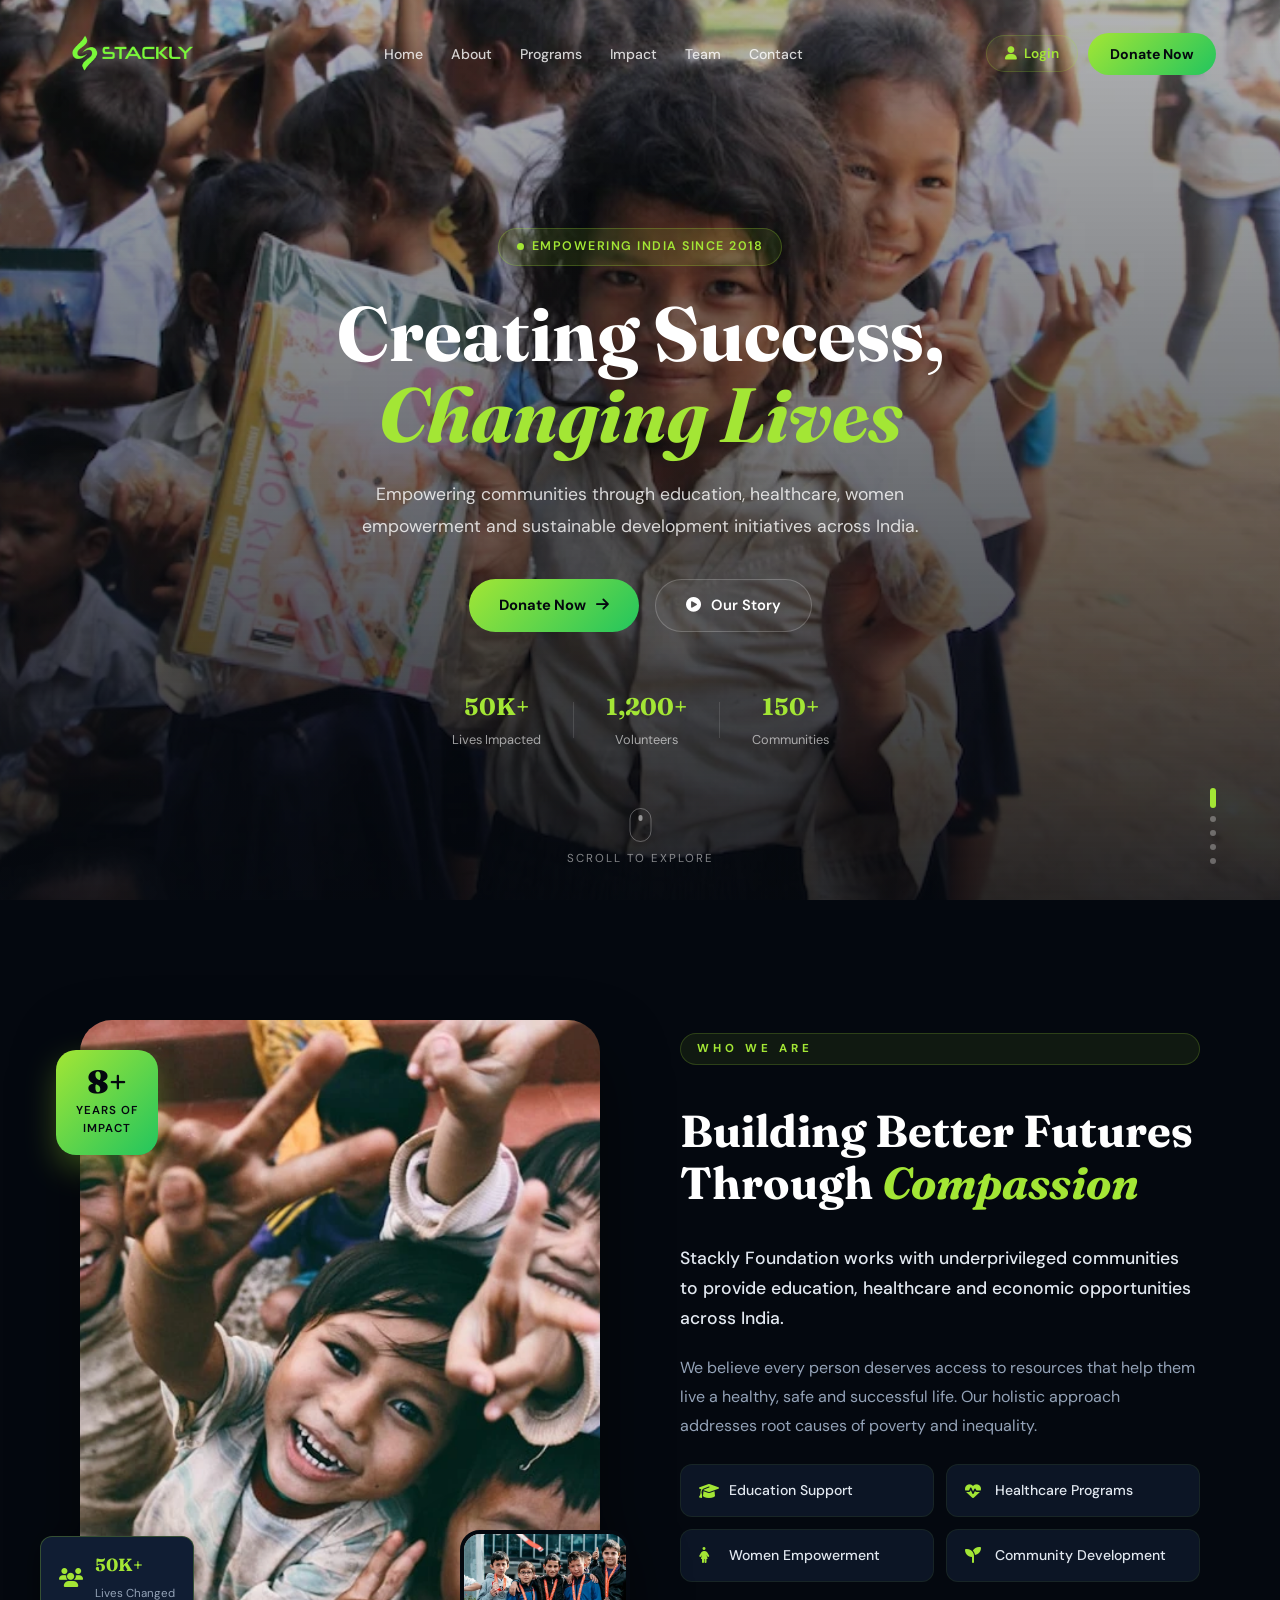
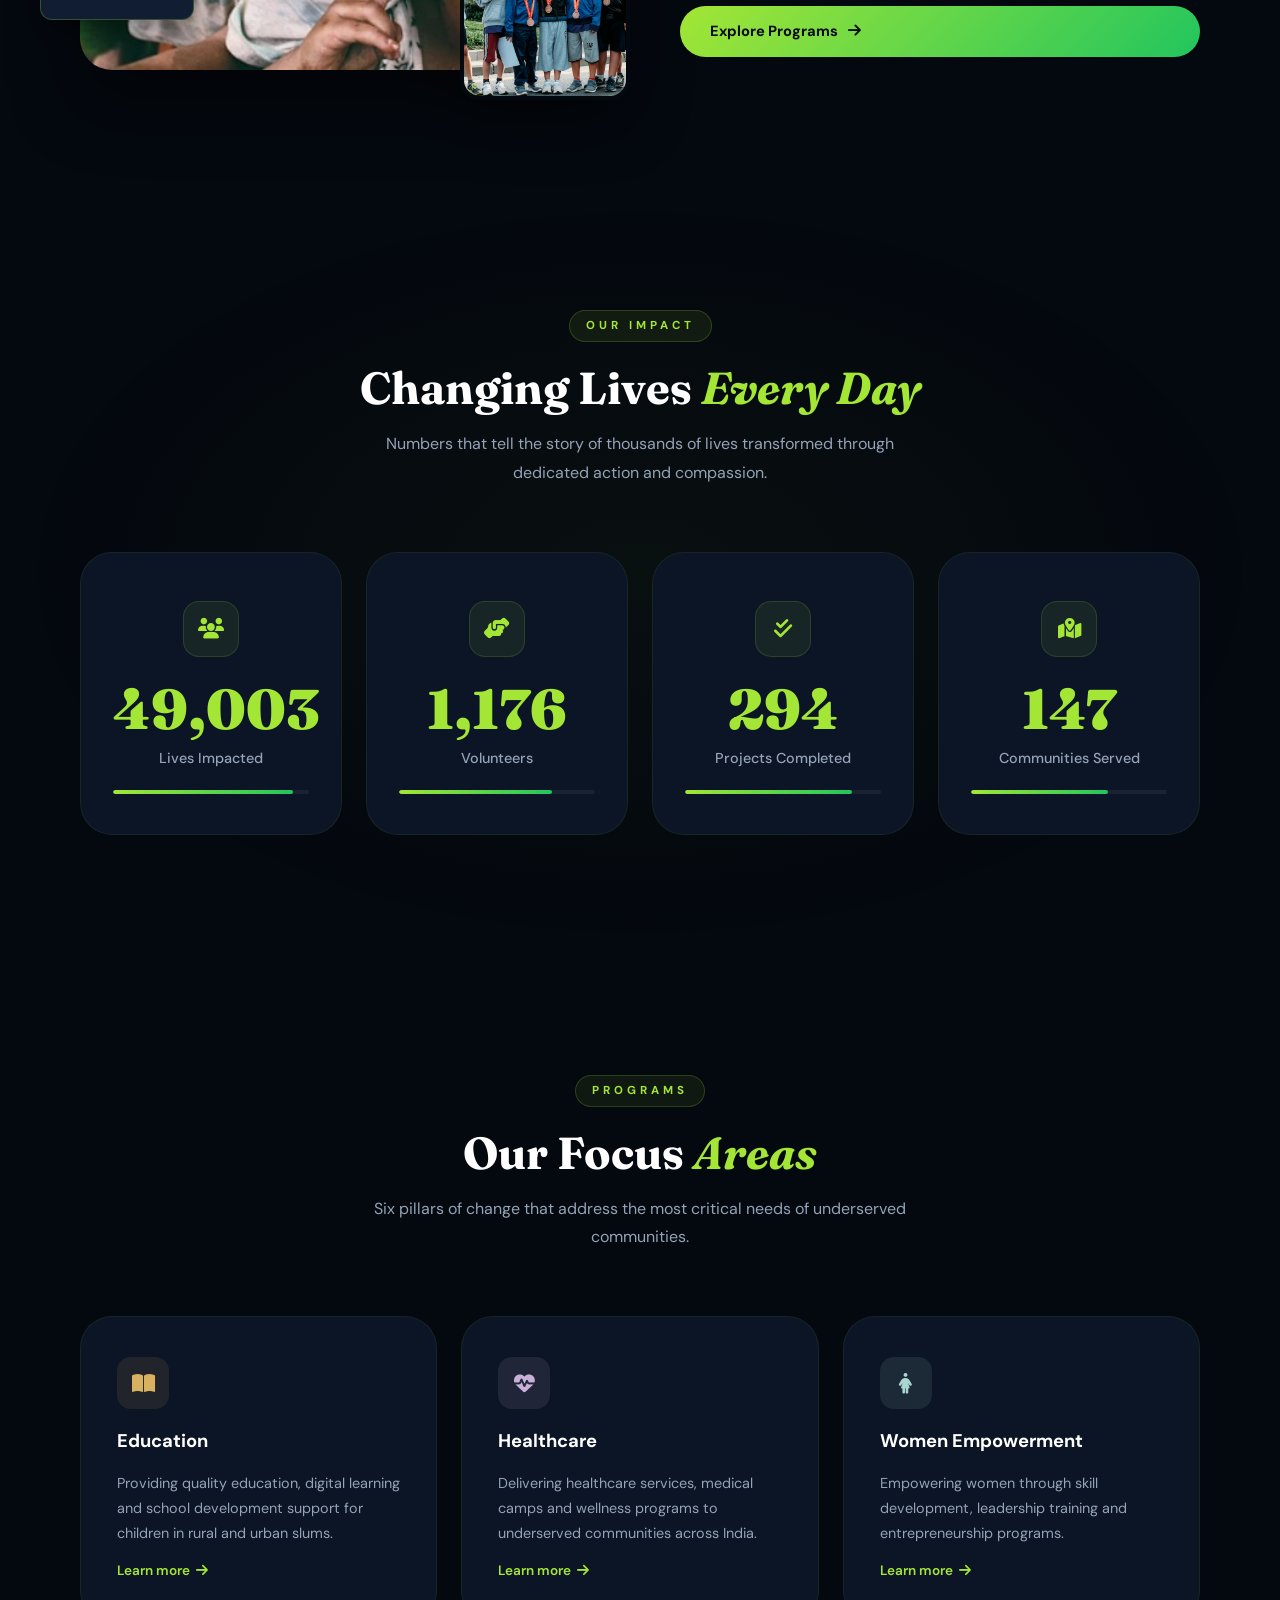
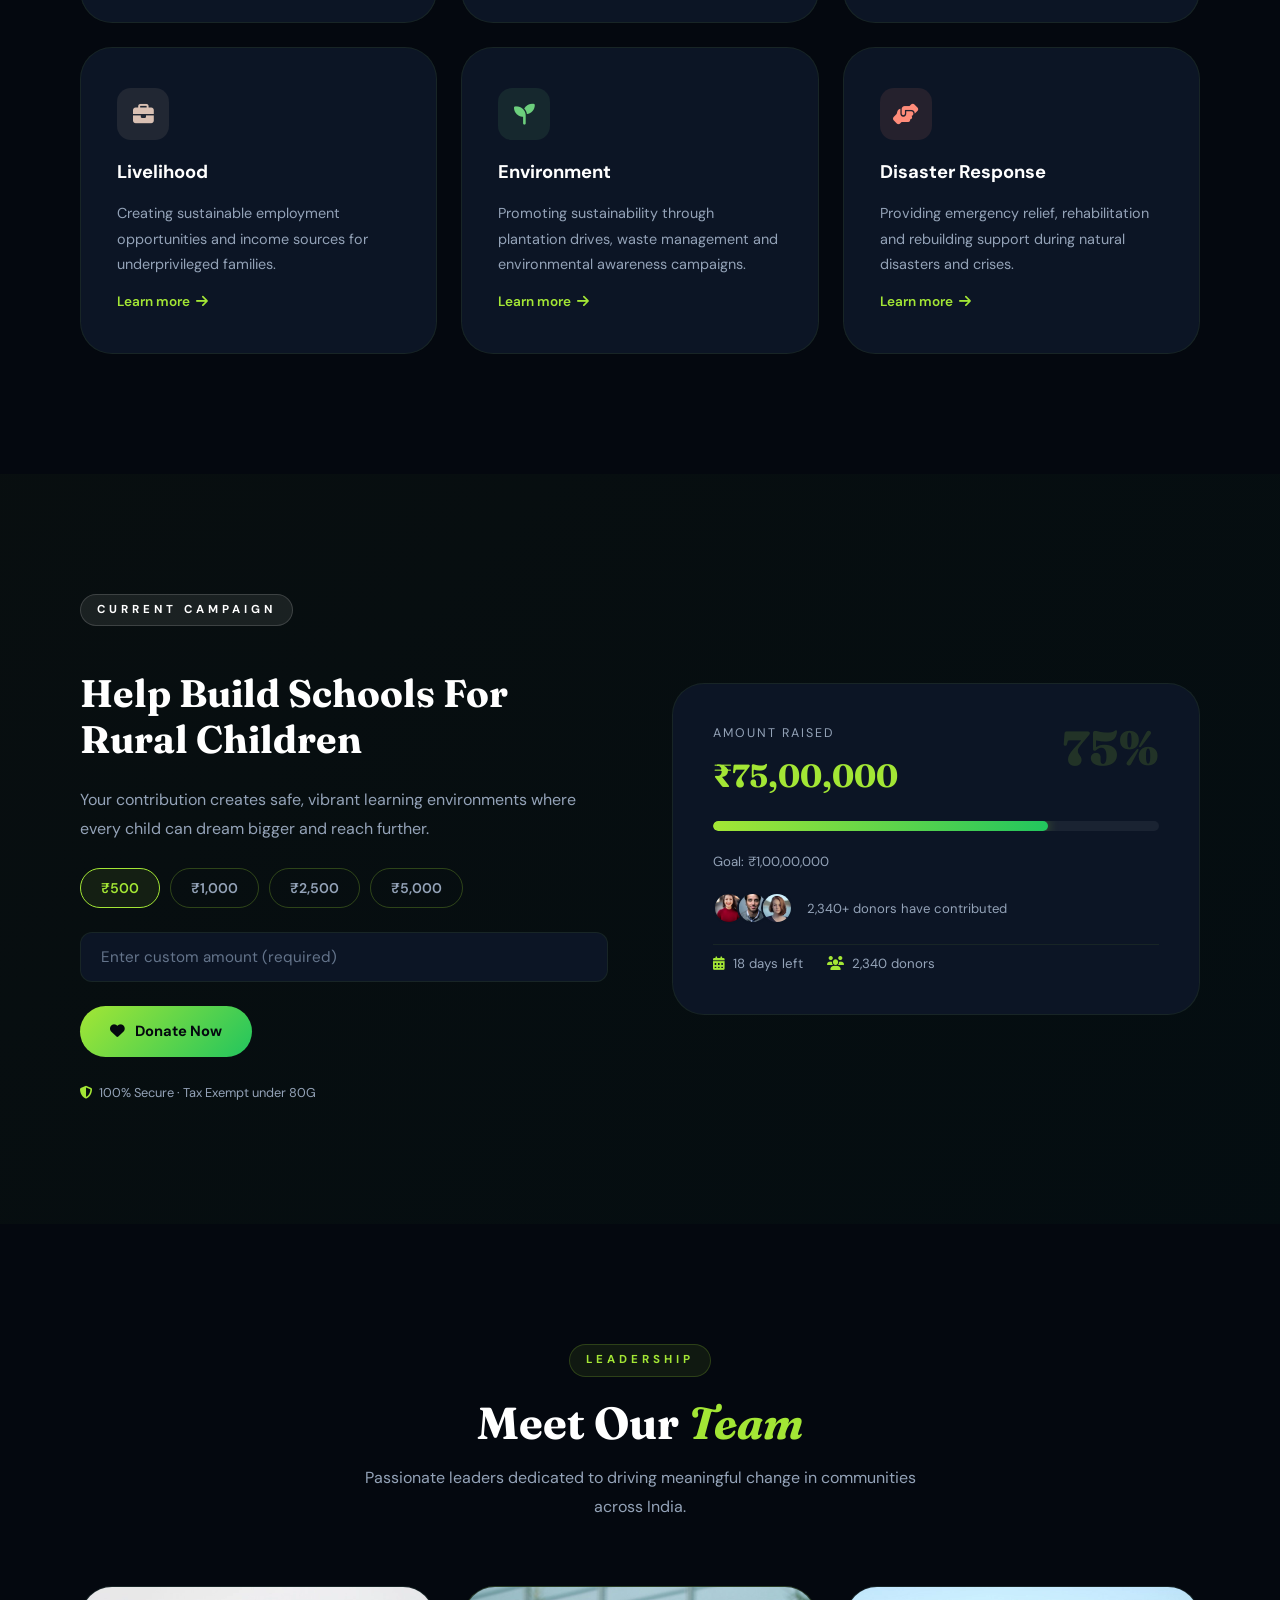
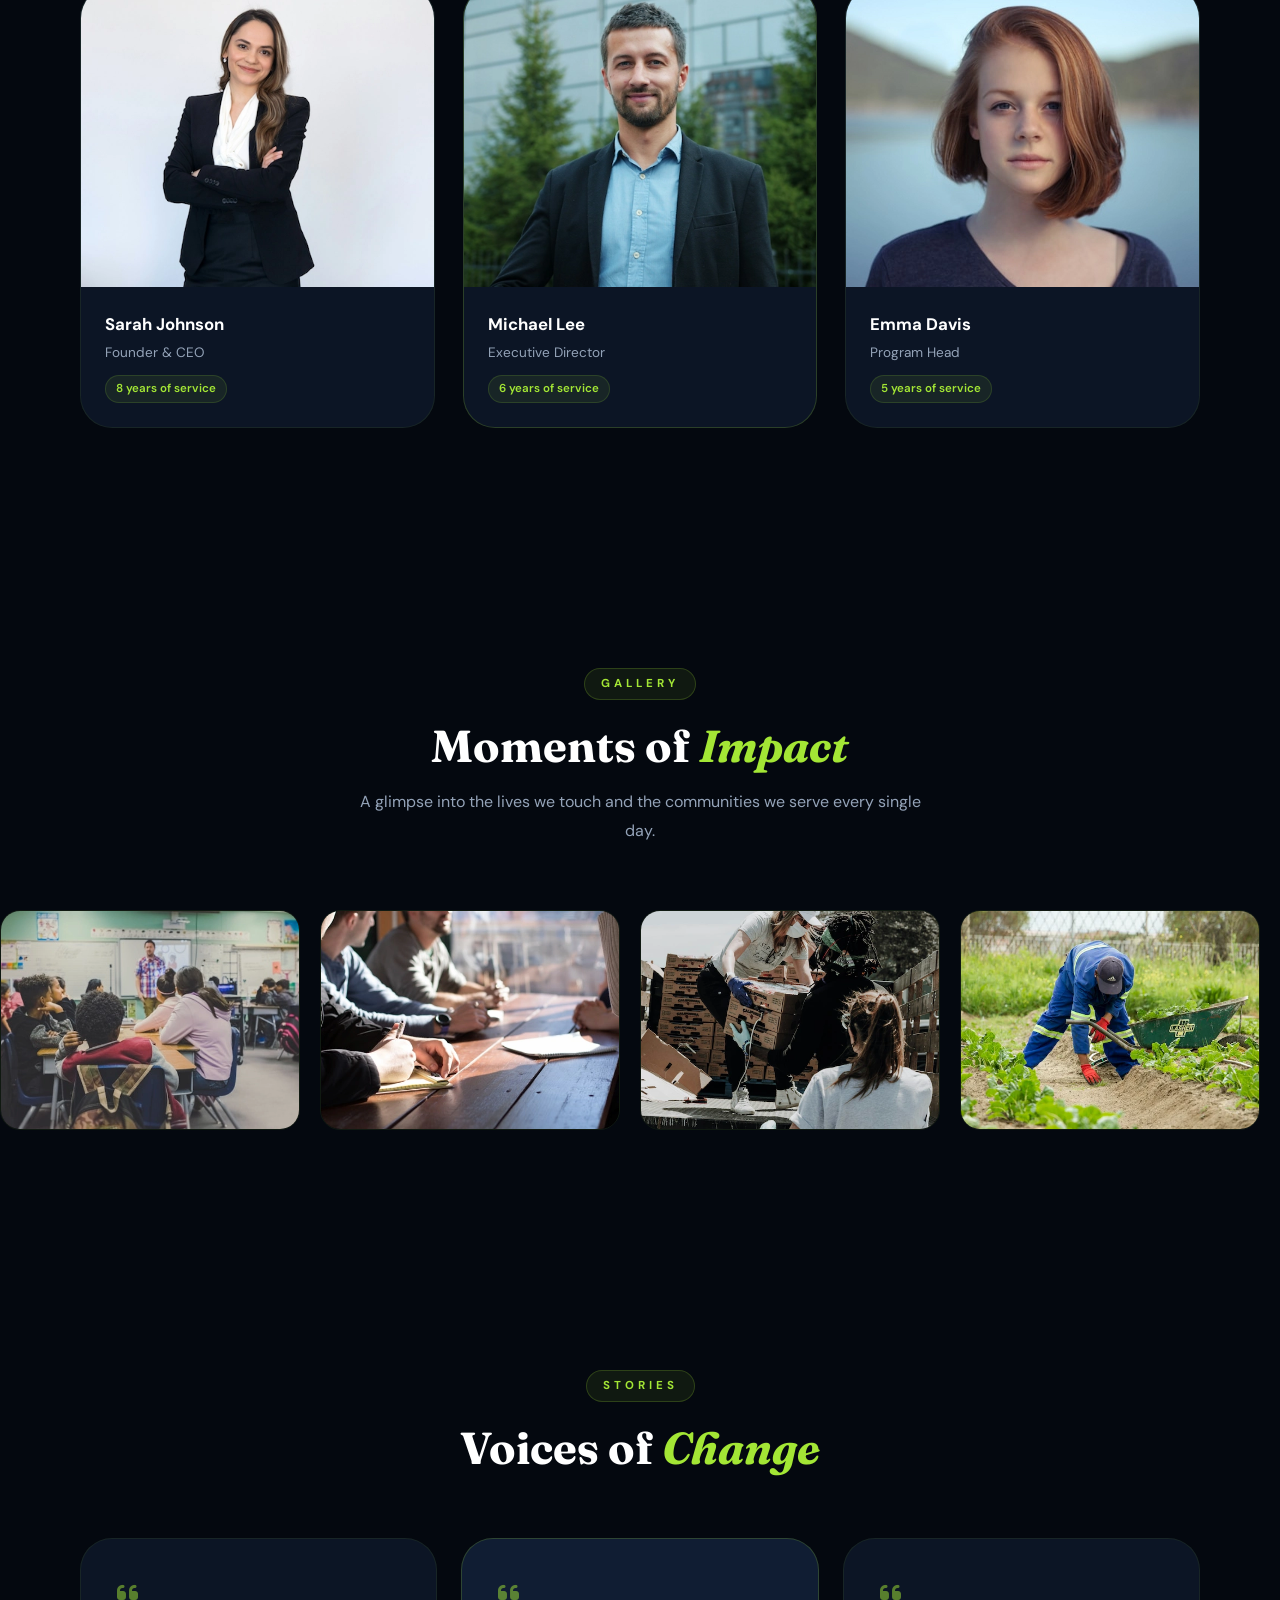
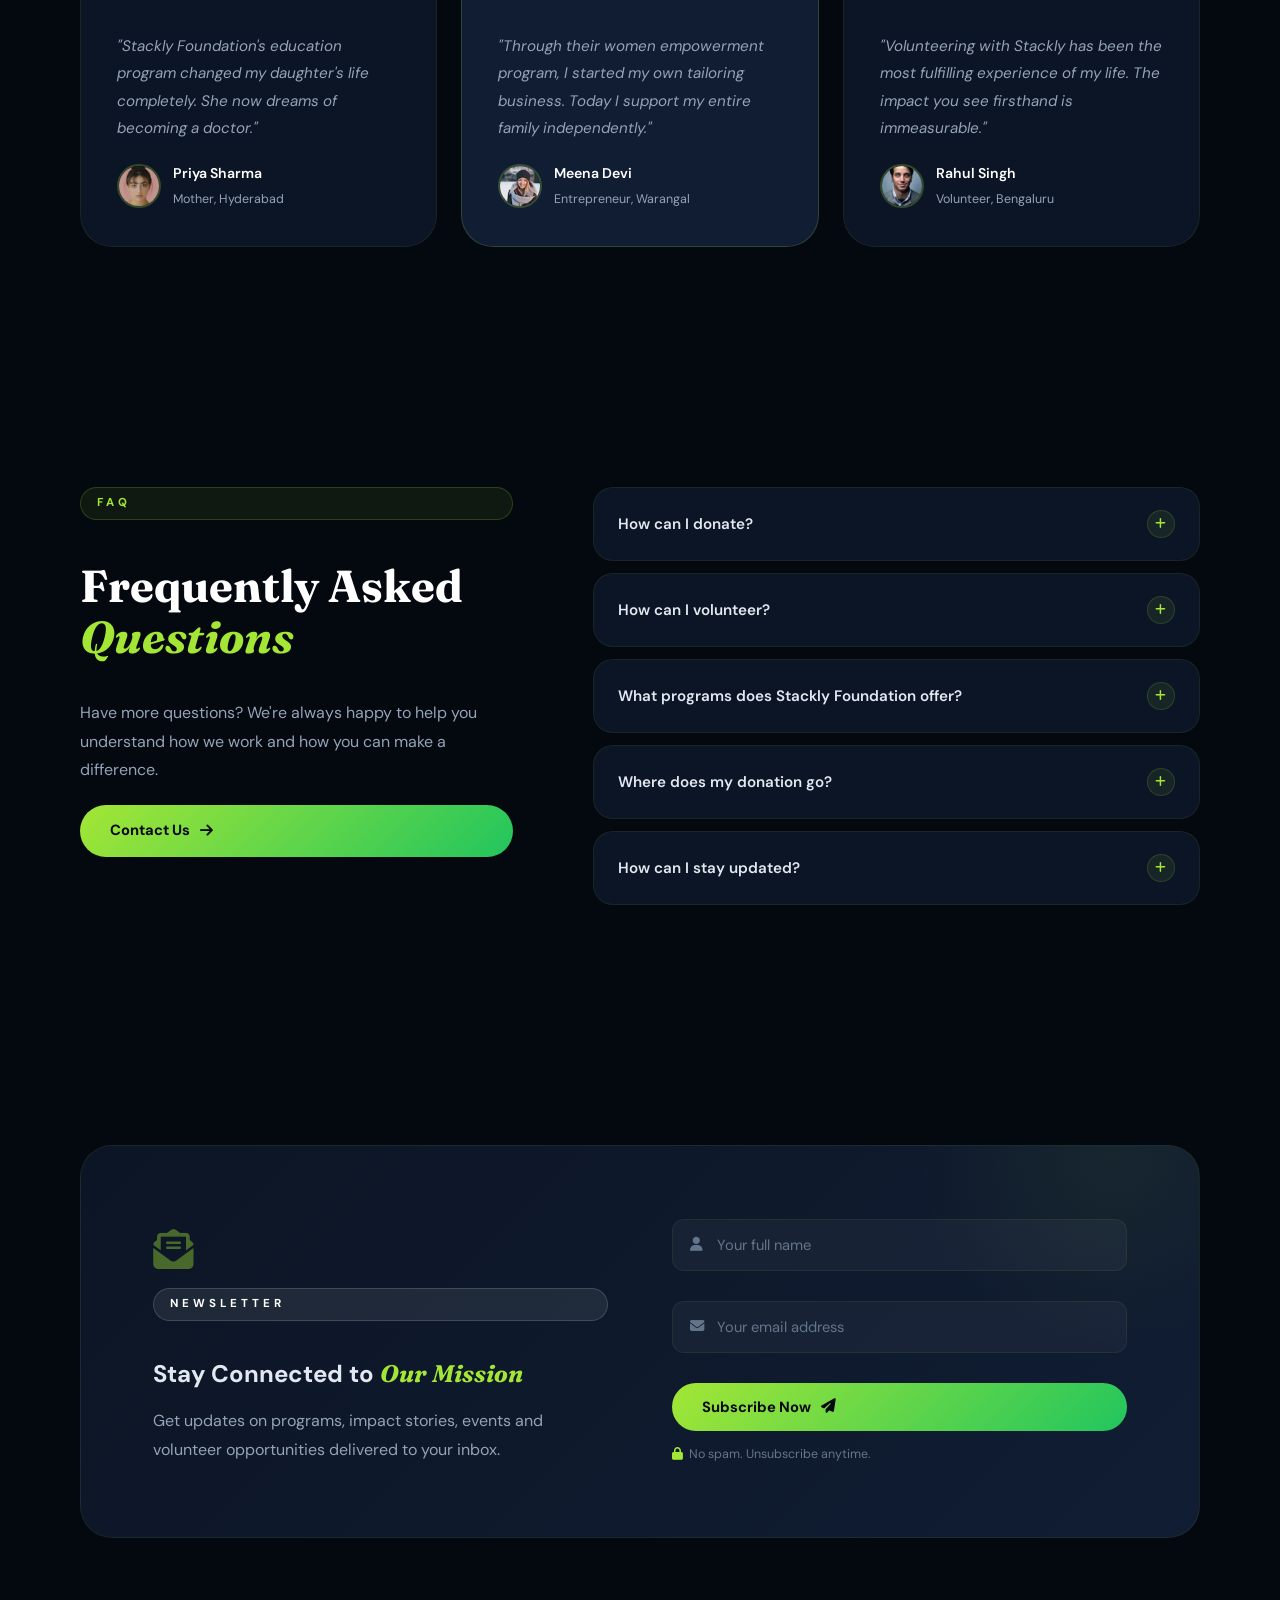
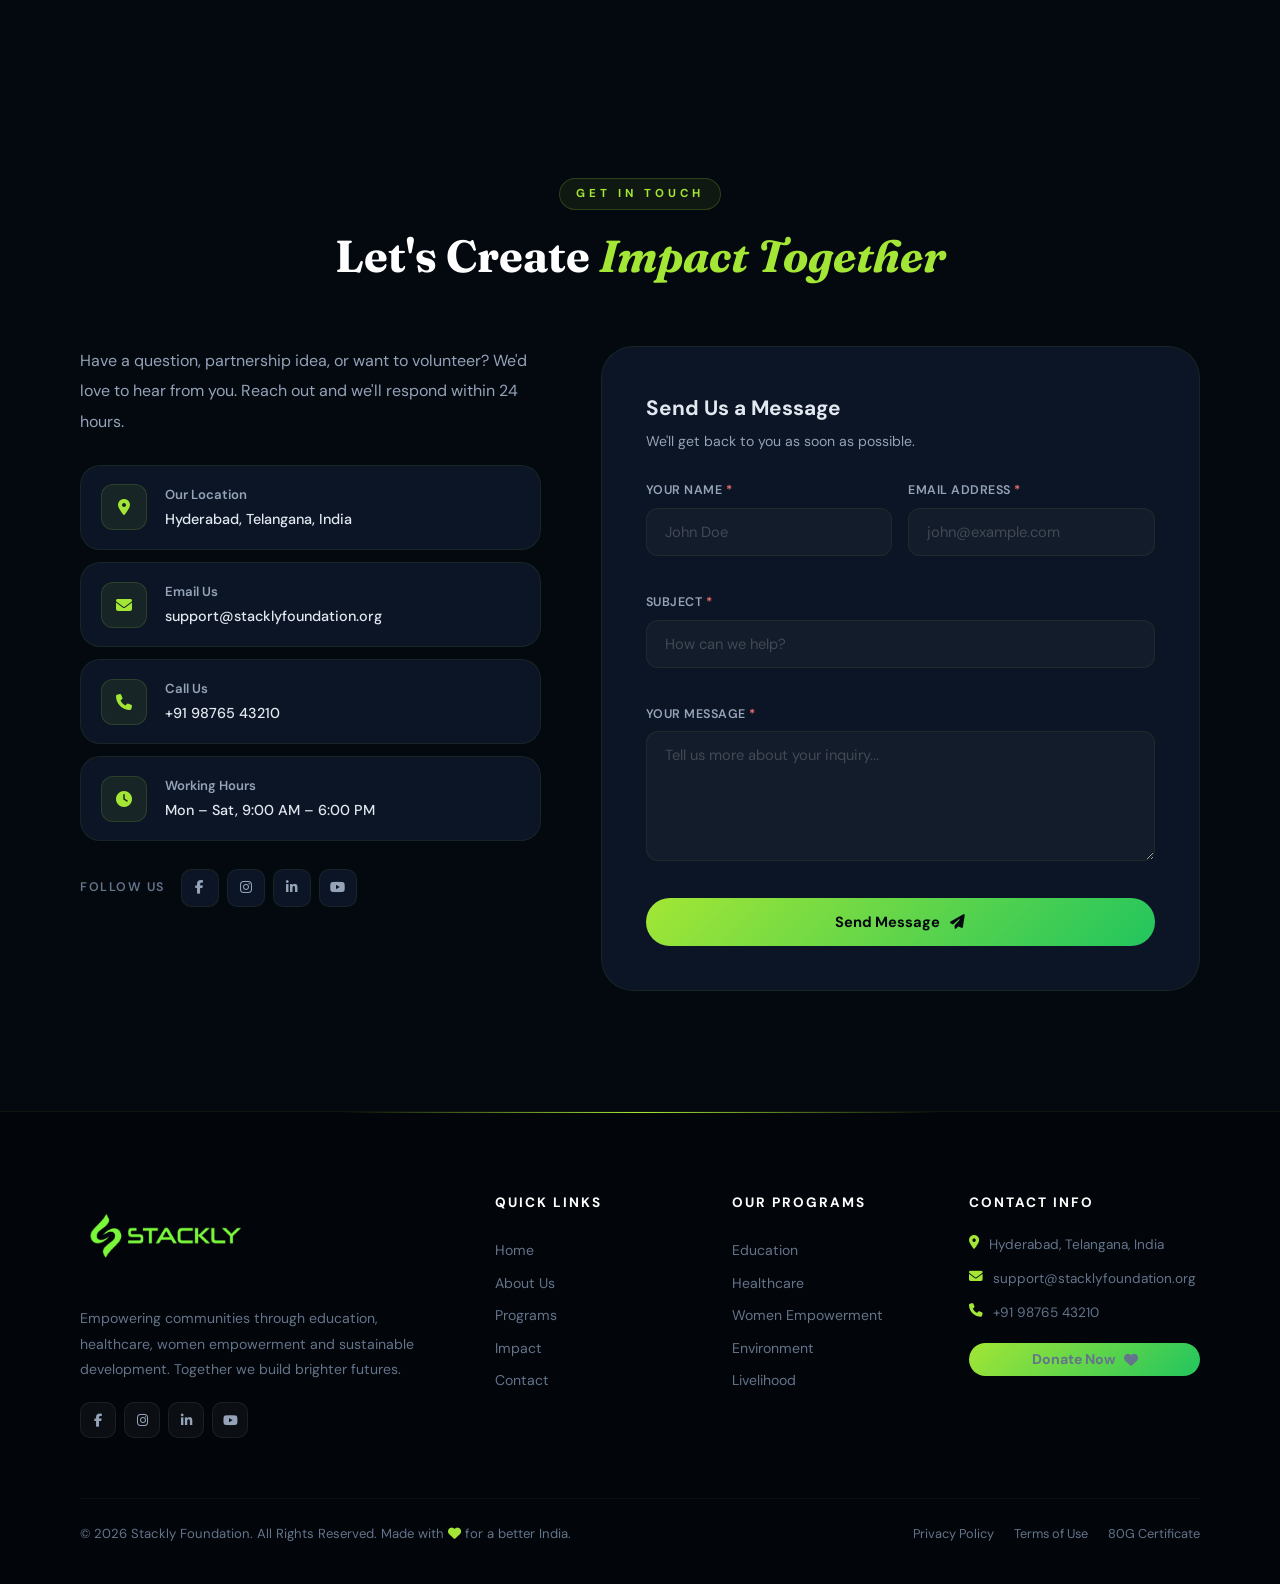
<file: index.html>
<!DOCTYPE html>
<html lang="en">
<head>
<meta charset="UTF-8">
<meta name="viewport" content="width=device-width, initial-scale=1.0, maximum-scale=1.0">
<title>Stackly Foundation | Empowering Communities</title>
<link rel="stylesheet" href="style.css">
<link rel="preconnect" href="https://fonts.googleapis.com">
<link href="https://fonts.googleapis.com/css2?family=DM+Sans:ital,opsz,wght@0,9..40,300;0,9..40,400;0,9..40,500;0,9..40,600;0,9..40,700;1,9..40,300&family=Fraunces:ital,opsz,wght@0,9..144,300;0,9..144,600;0,9..144,700;0,9..144,900;1,9..144,300;1,9..144,700&display=swap" rel="stylesheet">
<link rel="stylesheet" href="https://cdnjs.cloudflare.com/ajax/libs/font-awesome/6.5.1/css/all.min.css">
</head>
<body>

<!-- FLOATING PARTICLES -->
<div class="particles" id="particles"></div>

<!-- LOADER -->
<div id="loader">
  <div class="loader-content">
    <div class="loader-logo">
      <img src="logo-removebg-preview.webp" alt="Stackly Foundation">
    </div>
    <div class="loader-wordmark">Stackly</div>
    <div class="loader-tagline">Foundation</div>
    <div class="loader-bar"><span></span></div>
  </div>
</div>

<!-- LOGIN MODAL OVERLAY -->
<div id="loginModal" class="modal-overlay" role="dialog" aria-modal="true" aria-label="Login">
  <div class="modal-card">
    <button class="modal-close" id="modalCloseBtn" aria-label="Close"><i class="fas fa-times"></i></button>
    <div class="modal-header">
      <div class="modal-icon"><i class="fas fa-user-circle"></i></div>
      <h2>Welcome Back</h2>
      <p>Sign in to your Stackly Foundation account</p>
    </div>
    <form id="loginForm" class="modal-form" novalidate>
      <div class="mf-group">
        <label>Full Name <span class="req">*</span></label>
        <div class="mf-input-wrap">
          <i class="fas fa-user"></i>
          <input type="text" id="loginName" placeholder="John Doe" required>
        </div>
        <span class="mf-error" id="nameErr"></span>
      </div>
      <div class="mf-group">
        <label>Email Address <span class="req">*</span></label>
        <div class="mf-input-wrap">
          <i class="fas fa-envelope"></i>
          <input type="email" id="loginEmail" placeholder="john@example.com" required>
        </div>
        <span class="mf-error" id="emailErr"></span>
      </div>
      <div class="mf-group">
        <label>Password <span class="req">*</span></label>
        <div class="mf-input-wrap">
          <i class="fas fa-lock"></i>
          <input type="password" id="loginPassword" placeholder="Enter your password" required>
          <button type="button" class="mf-eye" id="togglePass" aria-label="Toggle password"><i class="fas fa-eye"></i></button>
        </div>
        <span class="mf-error" id="passErr"></span>
      </div>
      <div class="mf-row">
        <label class="mf-check">
          <input type="checkbox" id="rememberMe">
          <span>Remember me</span>
        </label>
        <a href="404.html" class="mf-forgot">Forgot password?</a>
      </div>
      <button type="submit" class="btn-primary btn-full modal-submit">
        <span>Sign In</span> <i class="fas fa-arrow-right"></i>
      </button>
      <p class="modal-divider"><span>or</span></p>
      <button type="button" class="btn-social" onclick="window.location.href='404.html'">
        <i class="fab fa-google"></i> Continue with Google
      </button>
      <p class="modal-footer-text">Don't have an account? <a href="404.html">Sign up free</a></p>
    </form>
  </div>
</div>

<!-- BACK TO TOP -->
<button id="topBtn" aria-label="Back to top"><i class="fas fa-arrow-up"></i></button>

<!-- NAVBAR -->
<header id="header">
  <nav class="navbar">
    <a href="index.html" class="nav-logo">
      <img src="logo-removebg-preview.webp" alt="Stackly Foundation Logo" class="nav-logo-img">
    </a>
    <ul class="nav-links" id="navLinks">
      <li><a href="index.html">Home</a></li>
      <li><a href="404.html">About</a></li>
      <li><a href="404.html">Programs</a></li>
      <li><a href="404.html">Impact</a></li>
      <li><a href="404.html">Team</a></li>
      <li><a href="404.html">Contact</a></li>
      <li class="nav-cta-li"><a href="404.html" class="nav-donate-btn">Donate Now</a></li>
    </ul>
    <div class="nav-right">
      <button class="nav-login-btn" id="loginOpenBtn" aria-label="Login">
        <i class="fas fa-user"></i><span>Login</span>
      </button>
      <a href="404.html" class="nav-donate-desktop">Donate Now</a>
      <button class="menu-btn" id="menuBtn" aria-label="Toggle menu">
        <span></span><span></span><span></span>
      </button>
    </div>
  </nav>
</header>

<!-- MOBILE MENU OVERLAY -->
<div class="mobile-menu-overlay" id="mobileMenu">
  <div class="mobile-menu-topbar">
    <button class="mobile-menu-close" id="mobileMenuClose" aria-label="Close menu">
      <i class="fas fa-times"></i>
    </button>
  </div>
  <div class="mobile-menu-inner">
    <a href="index.html" class="mobile-menu-logo">
      <img src="logo-removebg-preview.webp" alt="Stackly">
    </a>
    <nav class="mobile-nav">
      <a href="index.html" class="mobile-nav-link">Home</a>
      <a href="404.html" class="mobile-nav-link">About</a>
      <a href="404.html" class="mobile-nav-link">Programs</a>
      <a href="404.html" class="mobile-nav-link">Impact</a>
      <a href="404.html" class="mobile-nav-link">Team</a>
      <a href="404.html" class="mobile-nav-link">Contact</a>
    </nav>
    <div class="mobile-menu-actions">
      <button class="mobile-login-btn" id="mobileLoginBtn"><i class="fas fa-user"></i> Login</button>
      <a href="404.html" class="btn-primary mobile-donate-btn"><i class="fas fa-heart"></i> Donate Now</a>
    </div>
  </div>
</div>

<!-- HERO -->
<section id="home" class="hero">
  <div class="hero-slider">
    <div class="hero-slide active"><img src="image1.webp" alt="Education"></div>
    <div class="hero-slide"><img src="image2.webp" alt="Volunteers"></div>
    <div class="hero-slide"><img src="image3.webp" alt="Community"></div>
    <div class="hero-slide"><img src="image4.webp" alt="Healthcare"></div>
    <div class="hero-slide"><img src="image5.webp" alt="Women Empowerment"></div>
  </div>
  <div class="hero-overlay"></div>
  <div class="hero-content">
    <div class="hero-badge"><span class="badge-dot"></span> Empowering India Since 2018</div>
    <h1 class="hero-title">
      <span class="hero-line">Creating Success,</span>
      <span class="hero-line accent">Changing Lives</span>
    </h1>
    <p class="hero-sub">Empowering communities through education, healthcare, women empowerment and sustainable development initiatives across India.</p>
    <div class="hero-actions">
      <a href="404.html" class="btn-primary">
        <span>Donate Now</span>
        <i class="fas fa-arrow-right"></i>
      </a>
      <a href="404.html" class="btn-ghost">
        <i class="fas fa-play-circle"></i>
        <span>Our Story</span>
      </a>
    </div>
    <div class="hero-stats">
      <div class="hs"><strong>50K+</strong><span>Lives Impacted</span></div>
      <div class="hs-div"></div>
      <div class="hs"><strong>1,200+</strong><span>Volunteers</span></div>
      <div class="hs-div"></div>
      <div class="hs"><strong>150+</strong><span>Communities</span></div>
    </div>
  </div>
  <div class="hero-scroll-hint">
    <div class="scroll-mouse"><div class="scroll-wheel"></div></div>
    <span>Scroll to explore</span>
  </div>
  <div class="hero-slider-dots" id="sliderDots"></div>
</section>

<!-- ABOUT -->
<section id="about" class="about reveal">
  <div class="container">
    <div class="about-grid">
      <div class="about-media">
        <div class="about-img-main">
          <img src="Aboutimage1.webp" alt="NGO work">
          <div class="about-img-shine"></div>
        </div>
        <div class="about-img-float">
          <img src="Aboutimage2.webp" alt="Impact">
        </div>
        <div class="about-badge-float">
          <div class="abf-number">8+</div>
          <div class="abf-text">Years of<br>Impact</div>
        </div>
        <div class="about-stat-float">
          <i class="fas fa-users"></i>
          <div>
            <strong>50K+</strong>
            <span>Lives Changed</span>
          </div>
        </div>
      </div>
      <div class="about-content">
        <div class="section-label">Who We Are</div>
        <h2 class="section-heading">Building Better Futures Through <em>Compassion</em></h2>
        <p class="about-lead">Stackly Foundation works with underprivileged communities to provide education, healthcare and economic opportunities across India.</p>
        <p class="about-body">We believe every person deserves access to resources that help them live a healthy, safe and successful life. Our holistic approach addresses root causes of poverty and inequality.</p>
        <div class="about-features">
          <div class="af-item"><i class="fas fa-graduation-cap"></i><span>Education Support</span></div>
          <div class="af-item"><i class="fas fa-heartbeat"></i><span>Healthcare Programs</span></div>
          <div class="af-item"><i class="fas fa-female"></i><span>Women Empowerment</span></div>
          <div class="af-item"><i class="fas fa-seedling"></i><span>Community Development</span></div>
        </div>
        <a href="404.html" class="btn-primary">Explore Programs <i class="fas fa-arrow-right"></i></a>
      </div>
    </div>
  </div>
</section>

<!-- IMPACT -->
<section id="impact" class="impact reveal">
  <div class="container">
    <div class="section-header-centered">
      <div class="section-label">Our Impact</div>
      <h2 class="section-heading">Changing Lives <em>Every Day</em></h2>
      <p class="section-sub">Numbers that tell the story of thousands of lives transformed through dedicated action and compassion.</p>
    </div>
    <div class="impact-grid">
      <div class="impact-card">
        <div class="ic-icon"><i class="fas fa-users"></i></div>
        <h3 class="counter" data-target="50000">0</h3>
        <p>Lives Impacted</p>
        <div class="ic-bar"><span style="width:92%"></span></div>
      </div>
      <div class="impact-card">
        <div class="ic-icon"><i class="fas fa-hands-helping"></i></div>
        <h3 class="counter" data-target="1200">0</h3>
        <p>Volunteers</p>
        <div class="ic-bar"><span style="width:78%"></span></div>
      </div>
      <div class="impact-card">
        <div class="ic-icon"><i class="fas fa-check-double"></i></div>
        <h3 class="counter" data-target="300">0</h3>
        <p>Projects Completed</p>
        <div class="ic-bar"><span style="width:85%"></span></div>
      </div>
      <div class="impact-card">
        <div class="ic-icon"><i class="fas fa-map-marked-alt"></i></div>
        <h3 class="counter" data-target="150">0</h3>
        <p>Communities Served</p>
        <div class="ic-bar"><span style="width:70%"></span></div>
      </div>
    </div>
  </div>
</section>

<!-- PROGRAMS -->
<section id="programs" class="programs reveal">
  <div class="container">
    <div class="section-header-centered">
      <div class="section-label">Programs</div>
      <h2 class="section-heading">Our Focus <em>Areas</em></h2>
      <p class="section-sub">Six pillars of change that address the most critical needs of underserved communities.</p>
    </div>
    <div class="programs-grid">
      <a href="404.html" class="program-card prog-1">
        <div class="pc-icon"><i class="fas fa-book-open"></i></div>
        <h3>Education</h3>
        <p>Providing quality education, digital learning and school development support for children in rural and urban slums.</p>
        <span class="pc-link">Learn more <i class="fas fa-arrow-right"></i></span>
      </a>
      <a href="404.html" class="program-card prog-2">
        <div class="pc-icon"><i class="fas fa-heartbeat"></i></div>
        <h3>Healthcare</h3>
        <p>Delivering healthcare services, medical camps and wellness programs to underserved communities across India.</p>
        <span class="pc-link">Learn more <i class="fas fa-arrow-right"></i></span>
      </a>
      <a href="404.html" class="program-card prog-3">
        <div class="pc-icon"><i class="fas fa-female"></i></div>
        <h3>Women Empowerment</h3>
        <p>Empowering women through skill development, leadership training and entrepreneurship programs.</p>
        <span class="pc-link">Learn more <i class="fas fa-arrow-right"></i></span>
      </a>
      <a href="404.html" class="program-card prog-4">
        <div class="pc-icon"><i class="fas fa-briefcase"></i></div>
        <h3>Livelihood</h3>
        <p>Creating sustainable employment opportunities and income sources for underprivileged families.</p>
        <span class="pc-link">Learn more <i class="fas fa-arrow-right"></i></span>
      </a>
      <a href="404.html" class="program-card prog-5">
        <div class="pc-icon"><i class="fas fa-seedling"></i></div>
        <h3>Environment</h3>
        <p>Promoting sustainability through plantation drives, waste management and environmental awareness campaigns.</p>
        <span class="pc-link">Learn more <i class="fas fa-arrow-right"></i></span>
      </a>
      <a href="404.html" class="program-card prog-6">
        <div class="pc-icon"><i class="fas fa-hands-helping"></i></div>
        <h3>Disaster Response</h3>
        <p>Providing emergency relief, rehabilitation and rebuilding support during natural disasters and crises.</p>
        <span class="pc-link">Learn more <i class="fas fa-arrow-right"></i></span>
      </a>
    </div>
  </div>
</section>

<!-- DONATION -->
<section id="donate" class="donation reveal">
  <div class="container">
    <div class="donation-inner">
      <div class="donation-left">
        <div class="section-label light">Current Campaign</div>
        <h2>Help Build Schools For Rural Children</h2>
        <p>Your contribution creates safe, vibrant learning environments where every child can dream bigger and reach further.</p>
        <div class="donation-amounts">
          <button class="da-btn active" data-amt="500">₹500</button>
          <button class="da-btn" data-amt="1000">₹1,000</button>
          <button class="da-btn" data-amt="2500">₹2,500</button>
          <button class="da-btn" data-amt="5000">₹5,000</button>
        </div>
        <div class="donation-custom">
          <input type="number" placeholder="Enter custom amount (required)" id="customAmt" min="1" required>
        </div>
        <!-- FIX: Donate button kept as inline-flex, not block -->
        <a href="404.html" class="btn-primary btn-donate-fixed">
          <i class="fas fa-heart"></i> Donate Now
        </a>
        <p class="donation-note"><i class="fas fa-shield-alt"></i> 100% Secure · Tax Exempt under 80G</p>
      </div>
      <div class="donation-right">
        <div class="donation-progress-card">
          <div class="dpc-header">
            <div>
              <div class="dpc-label">Amount Raised</div>
              <div class="dpc-amount">₹75,00,000</div>
            </div>
            <div class="dpc-pct">75%</div>
          </div>
          <div class="dpc-bar">
            <div class="dpc-fill" id="progressFill"></div>
          </div>
          <div class="dpc-goal">Goal: ₹1,00,00,000</div>
          <div class="dpc-donors">
            <div class="dpc-donor-faces">
              <img src="Donation1.webp" alt="Donor 1">
              <img src="Donation2.webp" alt="Donor 2">
              <img src="Donation3.webp" alt="Donor 3">
            </div>
            <span>2,340+ donors have contributed</span>
          </div>
          <div class="dpc-stats">
            <div><i class="fas fa-calendar-alt"></i> 18 days left</div>
            <div><i class="fas fa-users"></i> 2,340 donors</div>
          </div>
        </div>
      </div>
    </div>
  </div>
</section>

<!-- TEAM -->
<section id="team" class="team reveal">
  <div class="container">
    <div class="section-header-centered">
      <div class="section-label">Leadership</div>
      <h2 class="section-heading">Meet Our <em>Team</em></h2>
      <p class="section-sub">Passionate leaders dedicated to driving meaningful change in communities across India.</p>
    </div>
    <div class="team-grid">
      <div class="team-card">
        <div class="tc-img">
          <img src="teammeber1.webp" alt="Sarah Johnson">
          <div class="tc-overlay">
            <div class="tc-social">
              <!-- FIX: 4 social icons per card -->
              <a href="404.html"><i class="fab fa-linkedin-in"></i></a>
              <a href="404.html"><i class="fab fa-twitter"></i></a>
              <a href="404.html"><i class="fab fa-facebook-f"></i></a>
              <a href="404.html"><i class="fab fa-instagram"></i></a>
            </div>
          </div>
        </div>
        <div class="tc-info">
          <h3>Sarah Johnson</h3>
          <p>Founder & CEO</p>
          <div class="tc-tag">8 years of service</div>
        </div>
      </div>
      <div class="team-card tc-featured">
        <div class="tc-img">
          <img src="teamber2.webp" alt="Michael Lee">
          <div class="tc-overlay">
            <div class="tc-social">
              <a href="404.html"><i class="fab fa-linkedin-in"></i></a>
              <a href="404.html"><i class="fab fa-twitter"></i></a>
              <a href="404.html"><i class="fab fa-facebook-f"></i></a>
              <a href="404.html"><i class="fab fa-instagram"></i></a>
            </div>
          </div>
        </div>
        <div class="tc-info">
          <h3>Michael Lee</h3>
          <p>Executive Director</p>
          <div class="tc-tag">6 years of service</div>
        </div>
      </div>
      <div class="team-card">
        <div class="tc-img">
          <img src="teamber3.webp" alt="Emma Davis">
          <div class="tc-overlay">
            <div class="tc-social">
              <a href="404.html"><i class="fab fa-linkedin-in"></i></a>
              <a href="404.html"><i class="fab fa-twitter"></i></a>
              <a href="404.html"><i class="fab fa-facebook-f"></i></a>
              <a href="404.html"><i class="fab fa-instagram"></i></a>
            </div>
          </div>
        </div>
        <div class="tc-info">
          <h3>Emma Davis</h3>
          <p>Program Head</p>
          <div class="tc-tag">5 years of service</div>
        </div>
      </div>
    </div>
  </div>
</section>

<!-- GALLERY -->
<section class="gallery reveal">
  <div class="container">
    <div class="section-header-centered">
      <div class="section-label">Gallery</div>
      <h2 class="section-heading">Moments of <em>Impact</em></h2>
      <p class="section-sub">A glimpse into the lives we touch and the communities we serve every single day.</p>
    </div>
  </div>
  <div class="gallery-track-wrap">
    <div class="gallery-track">
      <div class="gallery-item"><img src="gallery1.webp" alt="Education"><div class="gi-caption">Education</div></div>
      <div class="gallery-item"><img src="gallery2.webp" alt="Community"><div class="gi-caption">Community</div></div>
      <div class="gallery-item"><img src="gallery3.webp" alt="Support"><div class="gi-caption">Support</div></div>
      <div class="gallery-item"><img src="gallery4.webp" alt="Environment"><div class="gi-caption">Environment</div></div>
      <div class="gallery-item"><img src="gallery5.webp" alt="Women"><div class="gi-caption">Empowerment</div></div>
      <div class="gallery-item"><img src="gallery6.webp" alt="Volunteers"><div class="gi-caption">Volunteers</div></div>
      <div class="gallery-item"><img src="gallery7.webp" alt="Healthcare"><div class="gi-caption">Healthcare</div></div>
      <div class="gallery-item"><img src="gallery8.webp" alt="Environment"><div class="gi-caption">Children</div></div>
      <div class="gallery-item"><img src="gallery1.webp" alt="Education"><div class="gi-caption">Education</div></div>
      <div class="gallery-item"><img src="gallery2.webp" alt="Community"><div class="gi-caption">Community</div></div>
      <div class="gallery-item"><img src="gallery3.webp" alt="Support"><div class="gi-caption">Support</div></div>
      <div class="gallery-item"><img src="gallery4.webp" alt="Environment"><div class="gi-caption">Environment</div></div>
      <div class="gallery-item"><img src="gallery5.webp" alt="Women"><div class="gi-caption">Empowerment</div></div>
      <div class="gallery-item"><img src="gallery6.webp" alt="Volunteers"><div class="gi-caption">Volunteers</div></div>
      <div class="gallery-item"><img src="gallery7.webp" alt="Healthcare"><div class="gi-caption">Healthcare</div></div>
      <div class="gallery-item"><img src="gallery8.webp" alt="Environment"><div class="gi-caption">Children</div></div>
    </div>
  </div>
</section>

<!-- TESTIMONIALS -->
<section class="testimonials reveal">
  <div class="container">
    <div class="section-header-centered">
      <div class="section-label">Stories</div>
      <h2 class="section-heading">Voices of <em>Change</em></h2>
    </div>
    <div class="testi-grid">
      <div class="testi-card">
        <div class="testi-quote"><i class="fas fa-quote-left"></i></div>
        <p>"Stackly Foundation's education program changed my daughter's life completely. She now dreams of becoming a doctor."</p>
        <div class="testi-author">
          <img src="testttmonail1.webp" alt="Priya Sharma">
          <div><strong>Priya Sharma</strong><span>Mother, Hyderabad</span></div>
        </div>
      </div>
      <div class="testi-card testi-featured">
        <div class="testi-quote"><i class="fas fa-quote-left"></i></div>
        <p>"Through their women empowerment program, I started my own tailoring business. Today I support my entire family independently."</p>
        <div class="testi-author">
          <img src="testttmonail2.webp" alt="Meena Devi">
          <div><strong>Meena Devi</strong><span>Entrepreneur, Warangal</span></div>
        </div>
      </div>
      <div class="testi-card">
        <div class="testi-quote"><i class="fas fa-quote-left"></i></div>
        <p>"Volunteering with Stackly has been the most fulfilling experience of my life. The impact you see firsthand is immeasurable."</p>
        <div class="testi-author">
          <img src="testttmonail3.webp" alt="Rahul Singh">
          <div><strong>Rahul Singh</strong><span>Volunteer, Bengaluru</span></div>
        </div>
      </div>
    </div>
  </div>
</section>

<!-- FAQ -->
<section class="faq reveal">
  <div class="container">
    <div class="faq-layout">
      <div class="faq-left">
        <div class="section-label">FAQ</div>
        <h2 class="section-heading">Frequently Asked <em>Questions</em></h2>
        <p>Have more questions? We're always happy to help you understand how we work and how you can make a difference.</p>
        <a href="404.html" class="btn-primary">Contact Us <i class="fas fa-arrow-right"></i></a>
      </div>
      <div class="faq-right">
        <div class="faq-item">
          <button class="faq-question">How can I donate?<span class="fq-icon"><i class="fas fa-plus"></i></span></button>
          <div class="faq-answer"><p>You can donate online through our secure portal using any major credit/debit card, UPI, or bank transfer. All donations are tax-exempt under Section 80G.</p></div>
        </div>
        <div class="faq-item">
          <button class="faq-question">How can I volunteer?<span class="fq-icon"><i class="fas fa-plus"></i></span></button>
          <div class="faq-answer"><p>Register through our volunteer form and our team will reach out with available opportunities matching your skills and schedule.</p></div>
        </div>
        <div class="faq-item">
          <button class="faq-question">What programs does Stackly Foundation offer?<span class="fq-icon"><i class="fas fa-plus"></i></span></button>
          <div class="faq-answer"><p>We focus on education, healthcare, women empowerment, environmental sustainability, livelihood development and disaster response programs.</p></div>
        </div>
        <div class="faq-item">
          <button class="faq-question">Where does my donation go?<span class="fq-icon"><i class="fas fa-plus"></i></span></button>
          <div class="faq-answer"><p>Your donations directly support educational initiatives, medical camps, community welfare projects, and social impact programs.</p></div>
        </div>
        <div class="faq-item">
          <button class="faq-question">How can I stay updated?<span class="fq-icon"><i class="fas fa-plus"></i></span></button>
          <div class="faq-answer"><p>Subscribe to our newsletter and follow our social media channels to receive updates, success stories, volunteer opportunities, and upcoming events.</p></div>
        </div>
      </div>
    </div>
  </div>
</section>

<!-- NEWSLETTER -->
<section class="newsletter reveal">
  <div class="container">
    <div class="newsletter-inner">
      <div class="nl-left">
        <div class="nl-icon"><i class="fas fa-envelope-open-text"></i></div>
        <div class="section-label light">Newsletter</div>
        <h2>Stay Connected to <em>Our Mission</em></h2>
        <p>Get updates on programs, impact stories, events and volunteer opportunities delivered to your inbox.</p>
      </div>
      <div class="nl-right">
        <!-- FIX: novalidate removed so browser + JS both validate; fields reset before redirect -->
        <form id="newsletterForm" class="nl-form">
          <div class="nl-field">
            <i class="fas fa-user"></i>
            <input type="text" id="nlName" placeholder="Your full name" required>
          </div>
          <span class="nl-error" id="nlNameErr"></span>
          <div class="nl-field">
            <i class="fas fa-envelope"></i>
            <input type="email" id="nlEmail" placeholder="Your email address" required>
          </div>
          <span class="nl-error" id="nlEmailErr"></span>
          <button type="submit" class="btn-primary">
            Subscribe Now <i class="fas fa-paper-plane"></i>
          </button>
        </form>
        <p class="nl-note"><i class="fas fa-lock"></i> No spam. Unsubscribe anytime.</p>
      </div>
    </div>
  </div>
</section>

<!-- CONTACT -->
<section class="contact reveal" id="contact">
  <div class="container">
    <div class="section-header-centered">
      <div class="section-label">Get In Touch</div>
      <h2 class="section-heading">Let's Create <em>Impact Together</em></h2>
    </div>
    <div class="contact-grid">
      <div class="contact-left">
        <p class="contact-intro">Have a question, partnership idea, or want to volunteer? We'd love to hear from you. Reach out and we'll respond within 24 hours.</p>
        <div class="contact-info-list">
          <div class="ci-item">
            <div class="ci-icon"><i class="fas fa-map-marker-alt"></i></div>
            <div class="ci-text"><h4>Our Location</h4><p>Hyderabad, Telangana, India</p></div>
          </div>
          <div class="ci-item">
            <div class="ci-icon"><i class="fas fa-envelope"></i></div>
            <div class="ci-text"><h4>Email Us</h4><p>support@stacklyfoundation.org</p></div>
          </div>
          <div class="ci-item">
            <div class="ci-icon"><i class="fas fa-phone"></i></div>
            <div class="ci-text"><h4>Call Us</h4><p>+91 98765 43210</p></div>
          </div>
          <div class="ci-item">
            <div class="ci-icon"><i class="fas fa-clock"></i></div>
            <div class="ci-text"><h4>Working Hours</h4><p>Mon – Sat, 9:00 AM – 6:00 PM</p></div>
          </div>
        </div>
        <div class="contact-socials">
          <span>Follow Us</span>
          <div class="cs-links">
            <a href="404.html" aria-label="Facebook"><i class="fab fa-facebook-f"></i></a>
            <a href="404.html" aria-label="Instagram"><i class="fab fa-instagram"></i></a>
            <a href="404.html" aria-label="LinkedIn"><i class="fab fa-linkedin-in"></i></a>
            <a href="404.html" aria-label="YouTube"><i class="fab fa-youtube"></i></a>
          </div>
        </div>
      </div>
      <div class="contact-right">
        <div class="contact-form-card">
          <h3>Send Us a Message</h3>
          <p>We'll get back to you as soon as possible.</p>
          <!-- FIX: Validation messages inline per field; no success text; direct redirect -->
          <form class="cform" id="contactForm" novalidate>
            <div class="cf-row">
              <div class="cf-group">
                <label>Your Name <span class="req">*</span></label>
                <input type="text" id="cfName" placeholder="John Doe" required>
                <span class="cf-error" id="cfNameErr"></span>
              </div>
              <div class="cf-group">
                <label>Email Address <span class="req">*</span></label>
                <input type="email" id="cfEmail" placeholder="john@example.com" required>
                <span class="cf-error" id="cfEmailErr"></span>
              </div>
            </div>
            <div class="cf-group">
              <label>Subject <span class="req">*</span></label>
              <input type="text" id="cfSubject" placeholder="How can we help?" required>
              <span class="cf-error" id="cfSubjectErr"></span>
            </div>
            <div class="cf-group">
              <label>Your Message <span class="req">*</span></label>
              <textarea rows="5" id="cfMessage" placeholder="Tell us more about your inquiry..." required></textarea>
              <span class="cf-error" id="cfMessageErr"></span>
            </div>
            <button type="submit" class="btn-primary btn-full" id="contactSubmitBtn">
              Send Message <i class="fas fa-paper-plane"></i>
            </button>
          </form>
        </div>
      </div>
    </div>
  </div>
</section>

<!-- FOOTER -->
<footer>
  <div class="footer-glow"></div>
  <div class="container">
    <div class="footer-grid">
      <div class="footer-brand">
        <a href="index.html" class="footer-logo">
          <img src="logo-removebg-preview.webp" alt="Stackly Foundation Logo" class="footer-logo-img">
        </a>
        <p>Empowering communities through education, healthcare, women empowerment and sustainable development. Together we build brighter futures.</p>
        <div class="footer-social">
          <a href="404.html" aria-label="Facebook"><i class="fab fa-facebook-f"></i></a>
          <a href="404.html" aria-label="Instagram"><i class="fab fa-instagram"></i></a>
          <a href="404.html" aria-label="LinkedIn"><i class="fab fa-linkedin-in"></i></a>
          <a href="404.html" aria-label="YouTube"><i class="fab fa-youtube"></i></a>
        </div>
      </div>
      <div class="footer-col">
        <h4>Quick Links</h4>
        <a href="index.html">Home</a>
        <a href="404.html">About Us</a>
        <a href="404.html">Programs</a>
        <a href="404.html">Impact</a>
        <a href="404.html">Contact</a>
      </div>
      <div class="footer-col">
        <h4>Our Programs</h4>
        <a href="404.html">Education</a>
        <a href="404.html">Healthcare</a>
        <a href="404.html">Women Empowerment</a>
        <a href="404.html">Environment</a>
        <a href="404.html">Livelihood</a>
      </div>
      <div class="footer-col">
        <h4>Contact Info</h4>
        <div class="fc-info"><i class="fas fa-map-marker-alt"></i><span>Hyderabad, Telangana, India</span></div>
        <div class="fc-info"><i class="fas fa-envelope"></i><span>support@stacklyfoundation.org</span></div>
        <div class="fc-info"><i class="fas fa-phone"></i><span>+91 98765 43210</span></div>
        <a href="404.html" class="footer-donate-btn">Donate Now <i class="fas fa-heart"></i></a>
      </div>
    </div>
    <div class="footer-bottom">
      <p>© <span id="year"></span> Stackly Foundation. All Rights Reserved. Made with <i class="fas fa-heart" style="color:#a3e635"></i> for a better India.</p>
      <div class="footer-bottom-links">
        <a href="404.html">Privacy Policy</a>
        <a href="404.html">Terms of Use</a>
        <a href="404.html">80G Certificate</a>
      </div>
    </div>
  </div>
</footer>
<script src="script.js"></script>
</body>
</html>
</file>
<file: style.css>
:root {
  --bg: #04080f;
  --bg-2: #080e1a;
  --card: #0c1525;
  --card-2: #101d33;
  --border: rgba(163, 230, 53, 0.08);
  --border-hover: rgba(163, 230, 53, 0.25);
  --green: #a3e635;
  --green-2: #84cc16;
  --green-3: #22c55e;
  --green-glow: rgba(163, 230, 53, 0.15);
  --white: #ffffff;
  --text: #e2e8f0;
  --muted: #64748b;
  --muted-2: #94a3b8;
  --radius-sm: 12px;
  --radius: 20px;
  --radius-lg: 32px;
  --shadow: 0 20px 60px rgba(0,0,0,0.4);
  --shadow-green: 0 0 40px rgba(163,230,53,0.12);
  --transition: 0.4s cubic-bezier(0.25, 1, 0.5, 1);
  --font-display: 'Fraunces', Georgia, serif;
  --font-body: 'DM Sans', sans-serif;
}
*,*::before,*::after { margin:0; padding:0; box-sizing:border-box; }
html { scroll-behavior:smooth; font-size:16px; }
body {
  font-family: var(--font-body);
  background: var(--bg);
  color: var(--text);
  overflow-x: hidden;
  line-height: 1.6;
  width: 100%;
  max-width: 100vw;
}
img { display:block; max-width:100%; }
a { text-decoration:none; }
ul { list-style:none; }
button { font-family:var(--font-body); }
em { font-family:var(--font-display); font-style:italic; color:var(--green); }
.req { color:#f87171; }
/* ==========================================
   UTILITIES
========================================== */
.container {
  max-width: 1200px;
  margin: 0 auto;
  padding: 0 40px;
  width: 100%;
}
.section-label {
  display: inline-block;
  font-size: 0.72rem;
  font-weight: 700;
  letter-spacing: 4px;
  text-transform: uppercase;
  color: var(--green);
  background: rgba(163,230,53,0.08);
  border: 1px solid rgba(163,230,53,0.2);
  padding: 6px 16px;
  border-radius: 50px;
  margin-bottom: 20px;
}
.section-label.light { color:#fff; background:rgba(255,255,255,0.08); border-color:rgba(255,255,255,0.15); }
.section-heading {
  font-family: var(--font-display);
  font-size: clamp(2rem,3.5vw,3rem);
  font-weight: 700;
  line-height: 1.15;
  color: var(--white);
  margin-bottom: 16px;
}
.section-header-centered { text-align:center; margin-bottom:64px; }
.section-header-centered .section-sub {
  max-width: 580px;
  margin: 0 auto;
  color: var(--muted-2);
  font-size: 1rem;
  line-height: 1.8;
}
/* ==========================================
   BUTTONS
========================================== */
.btn-primary {
  display: inline-flex;
  align-items: center;
  gap: 10px;
  padding: 14px 30px;
  background: linear-gradient(135deg, var(--green), var(--green-3));
  color: #04080f;
  font-weight: 700;
  font-size: 0.92rem;
  border-radius: 50px;
  border: none;
  cursor: pointer;
  transition: transform 0.3s ease, box-shadow 0.3s ease, background 0.3s ease;
  text-decoration: none;
  position: relative;
  overflow: hidden;
  isolation: isolate;
}
.btn-primary:hover {
  transform: translateY(-3px);
  box-shadow: 0 12px 35px rgba(163,230,53,0.35);
  background: linear-gradient(135deg, var(--green-3), var(--green));
}

.btn-ghost {
  display:inline-flex; align-items:center; gap:10px;
  padding:14px 30px; color:var(--white); font-weight:600; font-size:0.92rem;
  border-radius:50px; border:1.5px solid rgba(255,255,255,0.2);
  transition:var(--transition); background:rgba(255,255,255,0.05); backdrop-filter:blur(10px);
}
.btn-ghost:hover { border-color:var(--green); color:var(--green); background:rgba(163,230,53,0.06); transform:translateY(-3px); }

.btn-white { background:#fff !important; color:#04080f !important; }
.btn-white:hover { background:var(--green) !important; box-shadow:0 12px 35px rgba(163,230,53,0.35); }
.btn-full { width:100%; justify-content:center; }

.btn-donate-fixed {
  display: inline-flex !important;
  width: auto !important;
  align-self: flex-start;
}

/* ==========================================
   PARTICLES
========================================== */
.particles { position:fixed; inset:0; pointer-events:none; z-index:0; overflow:hidden; }
.particle {
  position:absolute; width:3px; height:3px; border-radius:50%;
  background:var(--green); opacity:0; animation:particleFloat linear infinite;
}
@keyframes particleFloat {
  0%{transform:translateY(110vh) scale(0);opacity:0}
  10%{opacity:0.4} 90%{opacity:0.15}
  100%{transform:translateY(-10vh) scale(1.5);opacity:0}
}

/* ==========================================
   LOADER
========================================== */
#loader {
  position:fixed; inset:0; background:#000;
  display:flex; justify-content:center; align-items:center;
  z-index:99999; transition:opacity 0.6s ease;
}
.loader-content { text-align:center; }
.loader-logo img {
  width:100px; height:auto; margin:0 auto 16px; display:block;
  animation:logoFloat 2.5s ease-in-out infinite;
  filter:brightness(0) saturate(100%) invert(79%) sepia(55%) saturate(800%) hue-rotate(46deg) brightness(105%) contrast(97%) drop-shadow(0 0 14px rgba(163,230,53,0.6));
}
@keyframes logoFloat { 0%,100%{transform:translateY(0)} 50%{transform:translateY(-8px)} }
.loader-wordmark { font-family:var(--font-display); font-size:2.5rem; font-weight:700; color:#fff; letter-spacing:2px; }
.loader-tagline { font-size:0.75rem; letter-spacing:6px; color:var(--green); text-transform:uppercase; margin-bottom:28px; }
.loader-bar { width:200px; height:2px; background:rgba(255,255,255,0.1); border-radius:2px; margin:0 auto; overflow:hidden; }
.loader-bar span {
  display:block; width:60%; height:100%;
  background:linear-gradient(90deg,transparent,var(--green),transparent);
  animation:loaderBar 1.2s ease-in-out infinite;
}
@keyframes loaderBar { 0%{transform:translateX(-150%)} 100%{transform:translateX(280%)} }

/* ==========================================
   LOGIN MODAL
========================================== */
.modal-overlay {
  position: fixed;
  inset: 0;
  background: rgba(0,0,0,0.75);
  backdrop-filter: blur(8px);
  z-index: 99998;
  display: flex;
  align-items: center;
  justify-content: center;
  padding: 20px;
  opacity: 0;
  visibility: hidden;
  transition: opacity 0.35s ease, visibility 0.35s ease;
  overflow-y: auto;
}
.modal-overlay.open { opacity: 1; visibility: visible; }
.modal-card {
  background: var(--card);
  border: 1px solid rgba(163,230,53,0.15);
  border-radius: var(--radius-lg);
  padding: 40px 36px;
  width: 100%;
  max-width: 460px;
  max-height: calc(100vh - 40px);
  overflow-y: auto;
  position: relative;
  margin: auto;
  transform: translateY(30px) scale(0.96);
  transition: transform 0.35s cubic-bezier(0.22,1,0.36,1);
  box-shadow: 0 40px 80px rgba(0,0,0,0.6), 0 0 60px rgba(163,230,53,0.06);
  scrollbar-width: thin;
  scrollbar-color: rgba(163,230,53,0.2) transparent;
}
.modal-card::-webkit-scrollbar { width:4px; }
.modal-card::-webkit-scrollbar-thumb { background:rgba(163,230,53,0.2); border-radius:4px; }
.modal-overlay.open .modal-card { transform: translateY(0) scale(1); }
.modal-close {
  position: sticky;
  top: 0;
  float: right;
  width: 36px; height: 36px;
  border-radius: 50%;
  background: rgba(255,255,255,0.06);
  border: 1px solid rgba(255,255,255,0.1);
  color: var(--muted-2);
  display: flex; align-items: center; justify-content: center;
  cursor: pointer;
  font-size: 0.9rem;
  transition: 0.3s;
  z-index: 10;
  margin-bottom: 8px;
}
.modal-close:hover { background:rgba(163,230,53,0.12); color:var(--green); border-color:var(--green); }
.modal-header { text-align:center; margin-bottom:28px; }
.modal-icon {
  width: 60px; height: 60px;
  background: linear-gradient(135deg, rgba(163,230,53,0.12), rgba(34,197,94,0.08));
  border: 1px solid rgba(163,230,53,0.2);
  border-radius: 20px;
  display: flex; align-items: center; justify-content: center;
  margin: 0 auto 14px;
  font-size: 1.6rem; color: var(--green);
}
.modal-header h2 { font-family:var(--font-display); font-size:1.5rem; font-weight:700; color:#fff; margin-bottom:6px; }
.modal-header p { color:var(--muted-2); font-size:0.88rem; }
.modal-form { display:flex; flex-direction:column; gap:14px; }
.mf-group { display:flex; flex-direction:column; gap:6px; }
.mf-group label { font-size:0.78rem; font-weight:600; color:var(--muted-2); text-transform:uppercase; letter-spacing:0.5px; }
.mf-input-wrap { position:relative; display:flex; align-items:center; }
.mf-input-wrap > i:first-child { position:absolute; left:16px; color:var(--muted); font-size:0.9rem; pointer-events:none; }
.mf-input-wrap input {
  width:100%; padding:13px 16px 13px 44px;
  background:rgba(255,255,255,0.04);
  border:1px solid var(--border);
  border-radius:var(--radius-sm);
  color:#fff; font-size:0.92rem; font-family:var(--font-body);
  outline:none; transition:border-color 0.3s,background 0.3s;
}
.mf-input-wrap input:focus { border-color:rgba(163,230,53,0.4); background:rgba(163,230,53,0.02); }
.mf-input-wrap input::placeholder { color:rgba(255,255,255,0.2); }
.mf-input-wrap input.input-error { border-color:#f87171; }
.mf-eye { position:absolute; right:14px; background:none; border:none; color:var(--muted); cursor:pointer; font-size:0.9rem; padding:4px; transition:color 0.3s; }
.mf-eye:hover { color:var(--green); }
.mf-error { font-size:0.75rem; color:#f87171; min-height:16px; }
.mf-row { display:flex; align-items:center; justify-content:space-between; gap:12px; }
.mf-check { display:flex; align-items:center; gap:8px; cursor:pointer; font-size:0.85rem; color:var(--muted-2); }
.mf-check input { width:16px; height:16px; accent-color:var(--green); cursor:pointer; }
.mf-forgot { font-size:0.83rem; color:var(--green); transition:opacity 0.2s; }
.mf-forgot:hover { opacity:0.75; }
.modal-submit { margin-top:4px; }
.modal-divider { text-align:center; position:relative; color:var(--muted); font-size:0.8rem; margin:4px 0; }
.modal-divider::before,.modal-divider::after { content:''; position:absolute; top:50%; width:42%; height:1px; background:rgba(255,255,255,0.07); }
.modal-divider::before { left:0; }
.modal-divider::after { right:0; }
.btn-social {
  display:flex; align-items:center; justify-content:center; gap:10px;
  padding:13px 20px;
  background:rgba(255,255,255,0.04);
  border:1px solid rgba(255,255,255,0.1);
  border-radius:50px;
  color:var(--text); font-size:0.9rem; font-weight:600;
  cursor:pointer; transition:0.3s; width:100%;
}
.btn-social:hover { background:rgba(255,255,255,0.08); border-color:rgba(255,255,255,0.2); }
.btn-social i { color:#ea4335; font-size:1rem; }
.modal-footer-text { text-align:center; font-size:0.83rem; color:var(--muted-2); }
.modal-footer-text a { color:var(--green); }

/* ==========================================
   NAVBAR
========================================== */
#header { position:fixed; top:0; left:0; right:0; z-index:1000; transition:var(--transition); }
.navbar { display:flex; align-items:center; justify-content:space-between; padding:18px 5%; transition:var(--transition); }
#header.scrolled .navbar { padding:12px 5%; background:rgba(4,8,15,0.95); backdrop-filter:blur(24px); border-bottom:1px solid var(--border); }
.nav-logo { display:inline-flex; align-items:center; }
.nav-logo-img { height:72px; width:auto; object-fit:contain; filter:brightness(0) saturate(100%) invert(76%) sepia(55%) saturate(600%) hue-rotate(46deg) brightness(102%) contrast(97%); transition:var(--transition); }
.nav-logo-img:hover { opacity:0.85; }
.nav-links { display:flex; align-items:center; gap:4px; }
.nav-links li a { color:rgba(255,255,255,0.8); font-size:0.88rem; font-weight:500; padding:8px 12px; border-radius:8px; transition:0.3s; }
.nav-links li a:hover,.nav-links li a.active { color:var(--green); background:rgba(163,230,53,0.06); }
.nav-cta-li { display:none; }
.nav-login-btn {
  display:inline-flex; align-items:center; gap:7px;
  padding:9px 18px;
  background:rgba(163,230,53,0.06);
  border:1.5px solid rgba(163,230,53,0.2);
  border-radius:50px;
  color:var(--green); font-size:0.85rem; font-weight:600;
  cursor:pointer; transition:0.3s;
}
.nav-login-btn:hover { background:rgba(163,230,53,0.12); border-color:var(--green); transform:translateY(-1px); }
.nav-login-btn i { font-size:0.85rem; }
.nav-donate-desktop {
  display:inline-flex; align-items:center; gap:8px;
  padding:10px 22px;
  background:linear-gradient(135deg,var(--green),var(--green-3));
  color:#04080f; font-weight:700; font-size:0.88rem; border-radius:50px;
  transition:var(--transition);
}
.nav-donate-desktop:hover { transform:translateY(-2px); box-shadow:0 8px 25px rgba(163,230,53,0.35); }
.nav-right { display:flex; align-items:center; gap:10px; }

/* ==========================================
   HAMBURGER
========================================== */
.menu-btn {
  display: none;
  flex-direction: column;
  justify-content: center;
  align-items: center;
  gap: 5px;
  width: 44px; height: 44px;
  background: rgba(163,230,53,0.08);
  border: 1.5px solid rgba(163,230,53,0.25);
  border-radius: 12px;
  cursor: pointer;
  transition: 0.3s;
  flex-shrink: 0;
  position: relative;
  z-index: 1001;
  -webkit-tap-highlight-color: transparent;
  touch-action: manipulation;
}
.menu-btn:hover { background:rgba(163,230,53,0.15); border-color:var(--green); }
.menu-btn span { display:block; width:20px; height:2px; background:var(--green); border-radius:2px; transition:0.35s cubic-bezier(0.25,1,0.5,1); transform-origin:center; pointer-events:none; }
.menu-btn.open span:nth-child(1) { transform:translateY(7px) rotate(45deg); }
.menu-btn.open span:nth-child(2) { opacity:0; transform:scaleX(0); }
.menu-btn.open span:nth-child(3) { transform:translateY(-7px) rotate(-45deg); }

/* ==========================================
   MOBILE MENU OVERLAY
========================================== */
.mobile-menu-overlay {
  position:fixed; inset:0;
  background:rgba(4,8,15,0.98); backdrop-filter:blur(20px);
  z-index:9999;
  display:flex; flex-direction:column; align-items:stretch;
  opacity:0; visibility:hidden;
  transition:opacity 0.4s ease, visibility 0.4s ease;
  overflow-y:auto;
}
.mobile-menu-overlay.open { opacity:1; visibility:visible; }
.mobile-menu-topbar { display:flex; align-items:center; justify-content:flex-end; padding:16px 20px; flex-shrink:0; }
.mobile-menu-inner { display:flex; flex-direction:column; align-items:center; gap:8px; width:100%; padding:0 24px 40px; flex:1; justify-content:center; min-height:0; }
.mobile-menu-close {
  width:44px; height:44px;
  background:rgba(255,255,255,0.06); border:1px solid rgba(255,255,255,0.12);
  border-radius:50%; color:rgba(255,255,255,0.7);
  display:flex; align-items:center; justify-content:center;
  cursor:pointer; font-size:1.1rem; transition:0.3s; flex-shrink:0;
  -webkit-tap-highlight-color:transparent; touch-action:manipulation;
  position:relative; z-index:10001;
}
.mobile-menu-close:hover { background:rgba(163,230,53,0.12); color:var(--green); border-color:var(--green); }
.mobile-menu-logo img { height:56px; width:auto; filter:brightness(0) saturate(100%) invert(76%) sepia(55%) saturate(600%) hue-rotate(46deg) brightness(102%) contrast(97%); margin-bottom:24px; }
.mobile-nav { display:flex; flex-direction:column; align-items:center; gap:4px; width:100%; }
.mobile-nav-link { display:block; width:100%; max-width:320px; text-align:center; padding:14px 32px; font-size:1.1rem; font-weight:600; color:rgba(255,255,255,0.8); border-radius:12px; transition:0.3s; }
.mobile-nav-link:hover { color:var(--green); background:rgba(163,230,53,0.06); }
.mobile-menu-actions { display:flex; flex-direction:column; align-items:center; gap:12px; margin-top:20px; width:100%; max-width:320px; }
.mobile-login-btn { display:flex; align-items:center; justify-content:center; gap:8px; width:100%; padding:13px 24px; background:rgba(163,230,53,0.08); border:1.5px solid rgba(163,230,53,0.25); border-radius:50px; color:var(--green); font-size:0.95rem; font-weight:600; cursor:pointer; transition:0.3s; }
.mobile-login-btn:hover { background:rgba(163,230,53,0.15); }
.mobile-donate-btn { width:100%; justify-content:center; text-align:center; }

/* ==========================================
   BACK TO TOP
========================================== */
#topBtn {
  position:fixed; right:20px; bottom:20px;
  width:48px; height:48px;
  background:linear-gradient(135deg,var(--green),var(--green-3));
  color:#04080f; border:none; border-radius:14px; cursor:pointer;
  display:none; z-index:998; font-size:16px;
  box-shadow:0 4px 20px rgba(163,230,53,0.3); transition:var(--transition);
  align-items:center; justify-content:center;
}
#topBtn:hover { transform:translateY(-4px); box-shadow:0 8px 28px rgba(163,230,53,0.45); }

/* ==========================================
   HERO
========================================== */
.hero { position:relative; min-height:100vh; display:flex; align-items:center; justify-content:center; overflow:hidden; }
.hero-slider { position:absolute; inset:0; z-index:0; }
.hero-slide { position:absolute; inset:0; opacity:0; transition:opacity 1.8s ease; }
.hero-slide.active { opacity:1; }
.hero-slide img { width:100%; height:100%; object-fit:cover; }
.hero-slide.active img { animation:heroZoom 8s linear forwards; }
@keyframes heroZoom { from{transform:scale(1)} to{transform:scale(1.1)} }
.hero-overlay { position:absolute; inset:0; z-index:1; background:linear-gradient(180deg,rgba(4,8,15,0.3) 0%,rgba(4,8,15,0.5) 40%,rgba(4,8,15,0.85) 100%); }
.hero-content { position:relative; z-index:3; text-align:center; padding:140px 24px 60px; max-width:800px; width:100%; }
.hero-badge { display:inline-flex; align-items:center; gap:8px; background:rgba(163,230,53,0.1); border:1px solid rgba(163,230,53,0.25); color:var(--green); font-size:0.78rem; font-weight:600; letter-spacing:1.5px; text-transform:uppercase; padding:8px 18px; border-radius:50px; margin-bottom:28px; animation:fadeInDown 0.8s ease forwards; }
.badge-dot { width:7px; height:7px; background:var(--green); border-radius:50%; animation:pulseDot 1.5s ease infinite; flex-shrink:0; }
@keyframes pulseDot { 0%,100%{box-shadow:0 0 0 0 rgba(163,230,53,0.5)} 50%{box-shadow:0 0 0 5px rgba(163,230,53,0)} }
.hero-title { font-family:var(--font-display); font-size:clamp(2.8rem,6vw,5.5rem); font-weight:700; line-height:1.05; color:#fff; margin-bottom:24px; }
.hero-line { display:block; animation:fadeInUp 0.9s ease both; }
.hero-line:nth-child(2) { animation-delay:0.15s; }
.hero-title .accent { color:var(--green); font-style:italic; }
.hero-sub { font-size:clamp(0.95rem,1.5vw,1.1rem); color:rgba(255,255,255,0.8); max-width:600px; margin:0 auto 36px; line-height:1.8; animation:fadeInUp 1s ease 0.3s both; }
.hero-actions { display:flex; justify-content:center; gap:16px; flex-wrap:wrap; margin-bottom:56px; animation:fadeInUp 1s ease 0.45s both; }
.hero-stats { display:flex; justify-content:center; align-items:center; gap:32px; flex-wrap:wrap; animation:fadeInUp 1s ease 0.6s both; }
.hs { text-align:center; }
.hs strong { display:block; font-family:var(--font-display); font-size:1.5rem; font-weight:700; color:var(--green); }
.hs span { font-size:0.8rem; color:rgba(255,255,255,0.6); }
.hs-div { width:1px; height:36px; background:rgba(255,255,255,0.12); }
.hero-scroll-hint { position:absolute; bottom:32px; left:50%; transform:translateX(-50%); z-index:3; text-align:center; color:rgba(255,255,255,0.5); font-size:0.72rem; letter-spacing:2px; text-transform:uppercase; display:flex; flex-direction:column; align-items:center; gap:8px; }
.scroll-mouse { width:22px; height:34px; border:1.5px solid rgba(255,255,255,0.3); border-radius:12px; display:flex; justify-content:center; padding-top:6px; }
.scroll-wheel { width:4px; height:6px; background:rgba(255,255,255,0.5); border-radius:4px; animation:scrollWheel 2s ease infinite; }
@keyframes scrollWheel { 0%,100%{transform:translateY(0);opacity:1} 60%{transform:translateY(6px);opacity:0} }
.hero-slider-dots { position:absolute; bottom:36px; right:5%; z-index:3; display:flex; flex-direction:column; gap:8px; }
.slider-dot { width:6px; height:6px; border-radius:50%; background:rgba(255,255,255,0.3); cursor:pointer; transition:0.3s; }
.slider-dot.active { background:var(--green); height:20px; border-radius:4px; }
@keyframes fadeInDown { from{opacity:0;transform:translateY(-20px)} to{opacity:1;transform:translateY(0)} }
@keyframes fadeInUp { from{opacity:0;transform:translateY(30px)} to{opacity:1;transform:translateY(0)} }

/* ==========================================
   SCROLL REVEAL
========================================== */
.reveal { opacity:0; transform:translateY(50px); transition:opacity 0.8s cubic-bezier(0.22,1,0.36,1),transform 0.8s cubic-bezier(0.22,1,0.36,1); }
.reveal.active { opacity:1; transform:translateY(0); }

/* ==========================================
   ABOUT
========================================== */
.about { padding:120px 0; overflow:visible; }
.about-grid { display:grid; grid-template-columns:1fr 1fr; gap:80px; align-items:center; }
.about-media { position:relative; }
.about-img-main { border-radius:var(--radius-lg); overflow:hidden; aspect-ratio:4/5; position:relative; box-shadow:0 32px 64px rgba(0,0,0,0.5); }
.about-img-main img { width:100%; height:100%; object-fit:cover; transition:transform 1s ease; }
.about-media:hover .about-img-main img { transform:scale(1.06); }
.about-img-shine { position:absolute; inset:0; z-index:2; background:linear-gradient(105deg,transparent 40%,rgba(255,255,255,0.08) 50%,transparent 60%); transform:translateX(-100%); animation:imgShine 4s ease-in-out infinite 1s; }
@keyframes imgShine { 0%{transform:translateX(-100%)} 40%,100%{transform:translateX(200%)} }
.about-img-float { position:absolute; bottom:-30px; right:-30px; width:170px; height:170px; border-radius:var(--radius); overflow:hidden; border:4px solid var(--bg); box-shadow:var(--shadow); animation:floatImg 3.5s ease-in-out infinite; }
.about-img-float img { width:100%; height:100%; object-fit:cover; }
@keyframes floatImg { 0%,100%{transform:translateY(0) rotate(0deg)} 50%{transform:translateY(-10px) rotate(1deg)} }
.about-badge-float { position:absolute; top:30px; left:-24px; background:linear-gradient(135deg,var(--green),var(--green-3)); color:#04080f; padding:16px 20px; border-radius:var(--radius); text-align:center; box-shadow:0 12px 30px rgba(163,230,53,0.3); z-index:2; animation:badgePulse 2.5s ease-in-out infinite; }
@keyframes badgePulse { 0%,100%{box-shadow:0 12px 30px rgba(163,230,53,0.3)} 50%{box-shadow:0 16px 40px rgba(163,230,53,0.5)} }
.abf-number { font-family:var(--font-display); font-size:2rem; font-weight:900; line-height:1; }
.abf-text { font-size:0.72rem; font-weight:600; text-transform:uppercase; letter-spacing:1px; margin-top:4px; }
.about-stat-float { position:absolute; bottom:50px; left:-40px; background:var(--card-2); border:1px solid var(--border-hover); padding:14px 18px; border-radius:var(--radius-sm); display:flex; align-items:center; gap:12px; box-shadow:0 8px 24px rgba(0,0,0,0.4); z-index:2; animation:floatStat 4s ease-in-out infinite 0.5s; }
@keyframes floatStat { 0%,100%{transform:translateX(0)} 50%{transform:translateX(6px)} }
.about-stat-float i { color:var(--green); font-size:1.2rem; }
.about-stat-float strong { display:block; font-family:var(--font-display); font-size:1.1rem; color:var(--green); }
.about-stat-float span { font-size:0.72rem; color:var(--muted-2); }
.about-content { display:flex; flex-direction:column; gap:20px; }
.about-lead { font-size:1.1rem; color:var(--text); font-weight:500; line-height:1.7; }
.about-body { color:var(--muted-2); line-height:1.8; }
.about-features { display:grid; grid-template-columns:1fr 1fr; gap:12px; margin:4px 0; }
.af-item { display:flex; align-items:center; gap:12px; padding:14px 18px; background:var(--card); border:1px solid var(--border); border-radius:var(--radius-sm); font-size:0.88rem; font-weight:500; transition:var(--transition); }
.af-item:hover { border-color:var(--border-hover); background:var(--card-2); transform:translateY(-2px); }
.af-item i { color:var(--green); font-size:1rem; width:18px; }

/* ==========================================
   IMPACT
========================================== */
.impact { padding:120px 0; background:radial-gradient(ellipse at center,rgba(163,230,53,0.04) 0%,transparent 70%); }
.impact-grid { display:grid; grid-template-columns:repeat(4,1fr); gap:24px; }
.impact-card { background:var(--card); border:1px solid var(--border); border-radius:var(--radius-lg); padding:48px 32px 40px; text-align:center; transition:var(--transition); position:relative; overflow:hidden; }
.impact-card::before { content:''; position:absolute; top:0; left:0; right:0; height:3px; background:linear-gradient(90deg,var(--green),var(--green-3)); transform:scaleX(0); transition:transform 0.4s ease; }
.impact-card:hover { transform:translateY(-10px); border-color:var(--border-hover); box-shadow:var(--shadow-green); }
.impact-card:hover::before { transform:scaleX(1); }
.ic-icon { width:56px; height:56px; background:rgba(163,230,53,0.08); border:1px solid rgba(163,230,53,0.15); border-radius:16px; display:flex; align-items:center; justify-content:center; margin:0 auto 24px; font-size:1.3rem; color:var(--green); }
.impact-card h3 { font-family:var(--font-display); font-size:3.5rem; font-weight:900; color:var(--green); line-height:1; margin-bottom:10px; }
.impact-card p { color:var(--muted-2); font-size:0.9rem; font-weight:500; margin-bottom:20px; }
.ic-bar { width:100%; height:4px; background:rgba(255,255,255,0.06); border-radius:4px; overflow:hidden; }
.ic-bar span { display:block; height:100%; background:linear-gradient(90deg,var(--green),var(--green-3)); border-radius:4px; transform:scaleX(0); transform-origin:left; transition:transform 1.5s cubic-bezier(0.22,1,0.36,1) 0.5s; }
.reveal.active .ic-bar span { transform:scaleX(1); }

/* ==========================================
   PROGRAMS
========================================== */
.programs { padding:120px 0; }
.programs-grid { display:grid; grid-template-columns:repeat(3,1fr); gap:24px; }
.program-card {
  background:var(--card); border:1px solid var(--border);
  border-radius:var(--radius-lg); padding:40px 36px;
  transition:var(--transition); position:relative; overflow:hidden;
  display:flex; flex-direction:column; gap:14px;
  text-decoration:none; color:inherit; cursor:pointer;
  isolation: isolate;
}
.program-card::after { content:''; position:absolute; inset:0; opacity:0; transition:opacity 0.4s; background:radial-gradient(ellipse at top left,rgba(163,230,53,0.06),transparent 60%); pointer-events:none; z-index:0; }
.program-card > * { position:relative; z-index:1; }
.program-card:hover { transform:translateY(-8px); border-color:var(--border-hover); box-shadow:var(--shadow-green); }
.program-card:hover::after { opacity:1; }
.pc-icon { width:52px; height:52px; border-radius:14px; display:flex; align-items:center; justify-content:center; font-size:1.3rem; margin-bottom:4px; }
.prog-1 .pc-icon { background:rgba(216,178,95,0.1); color:#d8b25f; }
.prog-2 .pc-icon { background:rgba(200,176,217,0.1); color:#c8b0d9; }
.prog-3 .pc-icon { background:rgba(168,214,211,0.1); color:#a8d6d3; }
.prog-4 .pc-icon { background:rgba(217,192,179,0.1); color:#d9c0b3; }
.prog-5 .pc-icon { background:rgba(108,207,125,0.1); color:#6ccf7d; }
.prog-6 .pc-icon { background:rgba(255,140,122,0.1); color:#ff8c7a; }
.program-card h3 { font-size:1.15rem; font-weight:700; color:#fff; }
.program-card p { color:var(--muted-2); font-size:0.9rem; line-height:1.75; flex:1; }
.pc-link { display:inline-flex; align-items:center; gap:6px; font-size:0.85rem; font-weight:600; color:var(--green); transition:gap 0.2s; }
.program-card:hover .pc-link { gap:10px; }

/* ==========================================
   DONATION
========================================== */
.donation { padding:120px 0; background:linear-gradient(135deg,rgba(163,230,53,0.03) 0%,rgba(34,197,94,0.03) 100%); }
.donation-inner { display:grid; grid-template-columns:1fr 1fr; gap:64px; align-items:center; }
.donation-left { display:flex; flex-direction:column; gap:24px; align-items:flex-start; }
.donation-left h2 { font-family:var(--font-display); font-size:clamp(1.8rem,3vw,2.6rem); font-weight:700; color:#fff; line-height:1.2; }
.donation-left > p { color:var(--muted-2); line-height:1.8; }
.donation-amounts { display:flex; gap:10px; flex-wrap:wrap; }
.da-btn { padding:10px 20px; border-radius:50px; border:1.5px solid var(--border-hover); background:transparent; color:var(--muted-2); font-weight:600; font-size:0.88rem; cursor:pointer; transition:0.3s; }
.da-btn:hover,.da-btn.active { border-color:var(--green); background:rgba(163,230,53,0.08); color:var(--green); }
.donation-custom { width:100%; }
.donation-custom input { width:100%; padding:14px 20px; border:1.5px solid var(--border); border-radius:var(--radius-sm); background:var(--card); color:#fff; font-size:0.95rem; font-family:var(--font-body); outline:none; transition:border-color 0.3s; }
.donation-custom input:focus { border-color:var(--green); }
.donation-custom input::placeholder { color:var(--muted); }
.donation-note { font-size:0.8rem; color:var(--muted); display:flex; align-items:center; gap:6px; }
.donation-note i { color:var(--green); }
.donation-progress-card { background:var(--card); border:1px solid var(--border); border-radius:var(--radius-lg); padding:40px; display:flex; flex-direction:column; gap:20px; }
.dpc-header { display:flex; justify-content:space-between; align-items:flex-start; }
.dpc-label { font-size:0.78rem; text-transform:uppercase; letter-spacing:2px; color:var(--muted-2); margin-bottom:6px; }
.dpc-amount { font-family:var(--font-display); font-size:2rem; font-weight:700; color:var(--green); }
.dpc-pct { font-family:var(--font-display); font-size:3rem; font-weight:900; color:rgba(163,230,53,0.15); line-height:1; }
.dpc-bar { height:10px; background:rgba(255,255,255,0.06); border-radius:10px; overflow:hidden; }
.dpc-fill { height:100%; background:linear-gradient(90deg,var(--green),var(--green-3)); border-radius:10px; width:0; transition:width 2s cubic-bezier(0.22,1,0.36,1); box-shadow:0 0 12px rgba(163,230,53,0.4); }
.dpc-goal { font-size:0.83rem; color:var(--muted-2); }
.dpc-donors { display:flex; align-items:center; gap:14px; }
.dpc-donor-faces { display:flex; }
.dpc-donor-faces img { width:32px; height:32px; border-radius:50%; border:2px solid var(--card); object-fit:cover; margin-left:-8px; }
.dpc-donor-faces img:first-child { margin-left:0; }
.dpc-donors span { font-size:0.82rem; color:var(--muted-2); }
.dpc-stats { display:flex; gap:24px; padding-top:8px; border-top:1px solid var(--border); }
.dpc-stats div { display:flex; align-items:center; gap:8px; font-size:0.83rem; color:var(--muted-2); }
.dpc-stats i { color:var(--green); }
/* ==========================================
   TEAM
========================================== */
.team { padding:120px 0; }
.team-grid { display:grid; grid-template-columns:repeat(3,1fr); gap:28px; }
.team-card { background:var(--card); border:1px solid var(--border); border-radius:var(--radius-lg); overflow:hidden; transition:var(--transition); }
.team-card:hover { transform:translateY(-10px); border-color:var(--border-hover); box-shadow:var(--shadow-green); }
.tc-featured { border-color:rgba(163,230,53,0.2); }
.tc-img { position:relative; overflow:hidden; height:300px; }
.tc-img img { width:100%; height:100%; object-fit:cover; transition:transform 0.8s ease; }
.team-card:hover .tc-img img { transform:scale(1.08); }
.tc-overlay { position:absolute; inset:0; background:linear-gradient(to top,rgba(4,8,15,0.8),transparent 50%); opacity:0; transition:opacity 0.4s; display:flex; align-items:flex-end; justify-content:center; padding-bottom:20px; }
.team-card:hover .tc-overlay { opacity:1; }
.tc-social { display:flex; gap:8px; flex-wrap:wrap; justify-content:center; }
.tc-social a { width:34px; height:34px; background:rgba(255,255,255,0.1); backdrop-filter:blur(10px); border:1px solid rgba(255,255,255,0.2); border-radius:50%; display:flex; align-items:center; justify-content:center; color:#fff; font-size:0.75rem; transition:0.3s; }
.tc-social a:hover { background:var(--green); color:#04080f; border-color:var(--green); }
.tc-info { padding:24px; }
.tc-info h3 { font-size:1.05rem; font-weight:700; color:#fff; margin-bottom:4px; }
.tc-info p { color:var(--muted-2); font-size:0.85rem; margin-bottom:10px; }
.tc-tag { display:inline-block; font-size:0.72rem; font-weight:600; color:var(--green); background:rgba(163,230,53,0.08); border:1px solid rgba(163,230,53,0.15); padding:4px 10px; border-radius:50px; }
/* ==========================================
   GALLERY
========================================== */
.gallery { padding:120px 0; overflow:hidden; }
.gallery-track-wrap { overflow:hidden; }
.gallery-track { display:flex; gap:20px; width:max-content; animation:galleryScroll 40s linear infinite; }
.gallery-track:hover { animation-play-state:paused; }
@keyframes galleryScroll { from{transform:translateX(0)} to{transform:translateX(-50%)} }
.gallery-item { width:300px; height:220px; border-radius:var(--radius); overflow:hidden; position:relative; flex-shrink:0; border:1px solid var(--border); }
.gallery-item img { width:100%; height:100%; object-fit:cover; transition:transform 0.6s ease; }
.gallery-item:hover img { transform:scale(1.08); }
.gi-caption { position:absolute; bottom:0; left:0; right:0; padding:20px 16px 14px; background:linear-gradient(to top,rgba(4,8,15,0.9),transparent); color:#fff; font-size:0.8rem; font-weight:600; text-transform:uppercase; letter-spacing:1px; transform:translateY(100%); transition:transform 0.4s ease; }
.gallery-item:hover .gi-caption { transform:translateY(0); }

/* ==========================================
   TESTIMONIALS
========================================== */
.testimonials { padding:120px 0; }
.testi-grid { display:grid; grid-template-columns:repeat(3,1fr); gap:24px; }
.testi-card { background:var(--card); border:1px solid var(--border); border-radius:var(--radius-lg); padding:36px; display:flex; flex-direction:column; gap:20px; transition:var(--transition); }
.testi-card:hover { transform:translateY(-6px); border-color:var(--border-hover); }
.testi-featured { border-color:rgba(163,230,53,0.2); background:var(--card-2); }
.testi-quote { color:var(--green); font-size:1.5rem; opacity:0.5; }
.testi-card > p { color:var(--muted-2); line-height:1.8; font-size:0.95rem; flex:1; font-style:italic; }
.testi-author { display:flex; align-items:center; gap:12px; }
.testi-author img { width:44px; height:44px; border-radius:50%; object-fit:cover; border:2px solid var(--border-hover); }
.testi-author strong { display:block; font-size:0.88rem; color:#fff; font-weight:600; }
.testi-author span { font-size:0.78rem; color:var(--muted-2); }

/* ==========================================
   FAQ
========================================== */
.faq { padding:120px 0; }
.faq-layout { display:grid; grid-template-columns:1fr 1.4fr; gap:80px; align-items:start; }
.faq-left { display:flex; flex-direction:column; gap:20px; position:sticky; top:100px; }
.faq-left > p { color:var(--muted-2); line-height:1.8; }
.faq-right { display:flex; flex-direction:column; gap:12px; }
.faq-item { background:var(--card); border:1px solid var(--border); border-radius:var(--radius); overflow:hidden; transition:border-color 0.3s; }
.faq-item.active,.faq-item:hover { border-color:var(--border-hover); }
.faq-question { width:100%; background:none; border:none; color:var(--text); text-align:left; padding:22px 24px; cursor:pointer; font-size:0.95rem; font-weight:600; display:flex; justify-content:space-between; align-items:center; gap:12px; }
.fq-icon { width:28px; height:28px; border-radius:50%; background:rgba(163,230,53,0.08); border:1px solid rgba(163,230,53,0.15); display:flex; align-items:center; justify-content:center; color:var(--green); font-size:0.75rem; flex-shrink:0; transition:transform 0.35s,background 0.3s; }
.faq-item.active .fq-icon { transform:rotate(45deg); background:var(--green); color:#04080f; }
.faq-answer { max-height:0; overflow:hidden; transition:max-height 0.4s ease; }
.faq-answer p { padding:0 24px 22px; color:var(--muted-2); line-height:1.8; font-size:0.9rem; }
.faq-item.active .faq-answer { max-height:200px; }

/* ==========================================
   NEWSLETTER
========================================== */
.newsletter { padding:120px 0; }
.newsletter-inner { background:linear-gradient(135deg,var(--card) 0%,var(--card-2) 100%); border:1px solid var(--border); border-radius:var(--radius-lg); padding:72px; display:grid; grid-template-columns:1fr 1fr; gap:64px; align-items:center; position:relative; overflow:hidden; }
.newsletter-inner::before { content:''; position:absolute; top:-50%; right:-10%; width:400px; height:400px; background:radial-gradient(circle,rgba(163,230,53,0.06) 0%,transparent 70%); pointer-events:none; }
.nl-icon { font-size:2.5rem; color:var(--green); opacity:0.4; margin-bottom:-8px; }
.nl-left { display:flex; flex-direction:column; gap:14px; }
.nl-left > p { color:var(--muted-2); line-height:1.8; }
.nl-right { display:flex; flex-direction:column; gap:14px; }
.nl-form { display:flex; flex-direction:column; gap:8px; }
.nl-field { position:relative; display:flex; align-items:center; }
.nl-field i { position:absolute; left:18px; color:var(--muted); font-size:0.9rem; }
.nl-field input { width:100%; padding:15px 18px 15px 44px; background:rgba(255,255,255,0.04); border:1px solid var(--border); border-radius:var(--radius-sm); color:#fff; font-size:0.92rem; font-family:var(--font-body); outline:none; transition:border-color 0.3s; }
.nl-field input:focus { border-color:rgba(163,230,53,0.4); }
.nl-field input::placeholder { color:var(--muted); }
.nl-error { font-size:0.75rem; color:#f87171; min-height:14px; padding-left:4px; display:block; }
.nl-note { font-size:0.78rem; color:var(--muted); display:flex; align-items:center; gap:6px; }
.nl-note i { color:var(--green); }

/* ==========================================
   CONTACT
========================================== */
.contact { padding:120px 0; }
.contact-grid { display:grid; grid-template-columns:1fr 1.3fr; gap:60px; align-items:start; }
.contact-left { display:flex; flex-direction:column; gap:28px; }
.contact-intro { color:var(--muted-2); line-height:1.9; font-size:1rem; }
.contact-info-list { display:flex; flex-direction:column; gap:12px; }
.ci-item { display:flex; align-items:center; gap:18px; padding:18px 20px; background:var(--card); border:1px solid var(--border); border-radius:var(--radius); transition:var(--transition); }
.ci-item:hover { border-color:var(--border-hover); transform:translateX(6px); }
.ci-icon { width:46px; height:46px; background:rgba(163,230,53,0.08); border:1px solid rgba(163,230,53,0.15); border-radius:12px; display:flex; align-items:center; justify-content:center; color:var(--green); font-size:1rem; flex-shrink:0; }
.ci-text h4 { font-size:0.82rem; font-weight:600; color:var(--muted-2); margin-bottom:3px; }
.ci-text p { font-size:0.9rem; color:var(--text); font-weight:500; }
.contact-socials { display:flex; align-items:center; gap:16px; flex-wrap:wrap; }
.contact-socials span { font-size:0.78rem; color:var(--muted); text-transform:uppercase; letter-spacing:1.5px; font-weight:600; }
.cs-links { display:flex; gap:8px; }
.cs-links a { width:38px; height:38px; border-radius:10px; background:var(--card); border:1px solid var(--border); color:var(--muted-2); display:flex; align-items:center; justify-content:center; font-size:0.85rem; transition:0.3s; }
.cs-links a:hover { background:var(--green); color:#04080f; border-color:var(--green); transform:translateY(-3px); }
.contact-form-card { background:var(--card); border:1px solid var(--border); border-radius:var(--radius-lg); padding:44px; }
.contact-form-card h3 { font-size:1.3rem; font-weight:700; margin-bottom:6px; }
.contact-form-card > p { color:var(--muted-2); font-size:0.88rem; margin-bottom:28px; }
.cform { display:flex; flex-direction:column; gap:16px; }
.cf-row { display:grid; grid-template-columns:1fr 1fr; gap:16px; }
.cf-group { display:flex; flex-direction:column; gap:7px; }
.cf-group label { font-size:0.78rem; font-weight:600; color:var(--muted-2); text-transform:uppercase; letter-spacing:0.5px; }
.cform input,.cform textarea { width:100%; padding:13px 18px; background:rgba(255,255,255,0.03); border:1px solid var(--border); border-radius:var(--radius-sm); color:#fff; font-size:0.92rem; font-family:var(--font-body); outline:none; transition:border-color 0.3s,background 0.3s; }
.cform input:focus,.cform textarea:focus { border-color:rgba(163,230,53,0.4); background:rgba(163,230,53,0.02); }
.cform input::placeholder,.cform textarea::placeholder { color:rgba(255,255,255,0.2); }
.cform textarea { resize:vertical; min-height:130px; }
.cf-error { font-size:0.75rem; color:#f87171; min-height:14px; display:block; }

/* ==========================================
   FOOTER
========================================== */
footer { background:#020509; padding:80px 0 40px; border-top:1px solid var(--border); position:relative; overflow:hidden; }
.footer-glow { position:absolute; top:0; left:50%; transform:translateX(-50%); width:600px; height:1px; background:linear-gradient(90deg,transparent,var(--green),transparent); }
.footer-grid { display:grid; grid-template-columns:2fr 1fr 1fr 1.3fr; gap:60px; margin-bottom:60px; }
.footer-brand { display:flex; flex-direction:column; gap:20px; }
.footer-brand > p { color:var(--muted); font-size:0.88rem; line-height:1.8; }
.footer-logo-img { height:90px; width:auto; object-fit:contain; filter:brightness(0) saturate(100%) invert(76%) sepia(55%) saturate(600%) hue-rotate(46deg) brightness(102%) contrast(97%); display:block; margin-bottom:4px; }
.footer-social { display:flex; gap:8px; }
.footer-social a { width:36px; height:36px; border-radius:10px; background:rgba(255,255,255,0.04); border:1px solid rgba(255,255,255,0.07); color:var(--muted-2); display:flex; align-items:center; justify-content:center; font-size:0.82rem; transition:0.3s; }
.footer-social a:hover { background:var(--green); color:#04080f; border-color:var(--green); transform:translateY(-3px); }
.footer-col { display:flex; flex-direction:column; }
.footer-col h4 { font-size:0.85rem; font-weight:700; color:#fff; text-transform:uppercase; letter-spacing:2px; margin-bottom:20px; }
.footer-col a { color:var(--muted); font-size:0.88rem; padding:5px 0; transition:0.3s; display:flex; align-items:center; }
.footer-col a:hover { color:var(--green); padding-left:6px; }
.fc-info { display:flex; align-items:flex-start; gap:10px; color:var(--muted); font-size:0.85rem; margin-bottom:12px; }
.fc-info i { color:var(--green); margin-top:2px; flex-shrink:0; }
/* ==========================================
   FOOTER DONATE BUTTON 
========================================== */
.footer-donate-btn {
  display: inline-flex;
  align-items: center;
  justify-content: center;
  gap: 8px;
  margin-top: 8px;
  padding: 10px 22px;
  background: linear-gradient(135deg, var(--green), var(--green-3));
  color: #04080f;
  font-weight: 700;
  font-size: 0.85rem;
  border-radius: 50px;
  transition: var(--transition);
}
.footer-donate-btn:hover {
  color: #04080f;
  transform: translateY(-3px);
  box-shadow: 0 8px 25px rgba(163,230,53,0.35);
}
.footer-bottom { display:flex; justify-content:space-between; align-items:center; padding-top:24px; border-top:1px solid rgba(255,255,255,0.04); }
.footer-bottom p { color:var(--muted); font-size:0.82rem; }
.footer-bottom-links { display:flex; gap:20px; }
.footer-bottom-links a { color:var(--muted); font-size:0.8rem; transition:0.3s; }
.footer-bottom-links a:hover { color:var(--green); }
/* ==========================================
   TABLET — 1100px
========================================== */
@media (max-width:1100px) {
  .about-grid { grid-template-columns:1fr; gap:80px; }
  .about-img-float { right:-16px; bottom:-16px; width:140px; height:140px; }
  .about-badge-float { left:16px; }
  .about-stat-float { left:0; bottom:30px; }
  .impact-grid { grid-template-columns:repeat(2,1fr); }
  .programs-grid { grid-template-columns:repeat(2,1fr); }
  .donation-inner { grid-template-columns:1fr; gap:48px; }
  .footer-grid { grid-template-columns:1fr 1fr; gap:40px; }
  .newsletter-inner { grid-template-columns:1fr; gap:40px; }
  .contact-grid { grid-template-columns:1fr; gap:48px; }
  .faq-layout { grid-template-columns:1fr; gap:48px; }
  .faq-left { position:static; }
}
/* ==========================================
   SHOW HAMBURGER at 900px
========================================== */
@media (max-width:900px) {
  .nav-links { display:none !important; }
  .nav-donate-desktop { display:none !important; }
  .menu-btn { display:flex !important; }
  .nav-cta-li { display:none; }
}
/* ==========================================
   MOBILE — 768px
========================================== */
@media (max-width:768px) {
  html, body { overflow-x:hidden; width:100%; }
  .container { padding:0 16px; }
  .modal-overlay { padding:12px; align-items:flex-start; padding-top:60px; }
  .modal-card { padding:28px 18px; border-radius:var(--radius); max-height:calc(100vh - 72px); }
  .modal-icon { width:48px; height:48px; font-size:1.3rem; border-radius:14px; }
  .modal-header { margin-bottom:20px; }
  .modal-header h2 { font-size:1.25rem; }
  .modal-header p { font-size:0.82rem; }
  .modal-form { gap:12px; }
  .mf-row { flex-direction:column; align-items:flex-start; gap:8px; }
  .mf-input-wrap input { font-size:16px; }
  .nav-login-btn span { display:none; }
  .nav-login-btn { padding:9px 12px; }
  .nav-logo-img { height:52px; }
  .navbar { padding:14px 4%; }
  #header.scrolled .navbar { padding:10px 4%; }
  .mobile-menu-topbar { padding:12px 16px; }
  .hero-content { padding:110px 16px 60px; }
  .hero-badge { font-size:0.68rem; padding:7px 12px; letter-spacing:1px; margin-bottom:18px; }
  .hero-title { font-size:clamp(2rem,7.5vw,2.8rem); }
  .hero-sub { font-size:0.9rem; margin-bottom:24px; }
  .hero-actions { gap:10px; margin-bottom:36px; }
  .hero-stats { gap:14px; }
  .hs strong { font-size:1.1rem; }
  .hs-div { width:1px; height:24px; }
  .hero-scroll-hint { display:none; }
  .hero-slider-dots { right:12px; bottom:20px; }
  .about { padding:80px 0; }
  .about-media { padding-bottom:0; }
  .about-img-main { aspect-ratio:16/10; }
  .about-img-float { display:none; }
  .about-badge-float { left:12px; top:12px; padding:12px 14px; }
  .abf-number { font-size:1.5rem; }
  .about-stat-float { display:none; }
  .about-features { grid-template-columns:1fr; }
  .about-img-shine { display:none; }
  .impact { padding:80px 0; }
  .impact-grid { grid-template-columns:1fr 1fr; gap:16px; }
  .impact-card { padding:28px 16px; }
  .impact-card h3 { font-size:2.2rem; }
  .programs { padding:80px 0; }
  .programs-grid { grid-template-columns:1fr; }
  .program-card { padding:28px 24px; }
  .donation { padding:80px 0; }
  .donation-inner { gap:36px; }
  .donation-progress-card { padding:24px 16px; }
  .dpc-amount { font-size:1.6rem; }
  .dpc-pct { font-size:2.2rem; }
  .donation-amounts { gap:8px; }
  .da-btn { padding:9px 16px; font-size:0.84rem; }
  .team { padding:80px 0; }
  .team-grid { grid-template-columns:1fr; max-width:360px; margin:0 auto; }
  .gallery { padding:60px 0; }
  .gallery-item { width:200px; height:160px; }
  .testimonials { padding:80px 0; }
  .testi-grid { grid-template-columns:1fr; }
  .faq { padding:80px 0; }
  .faq-layout { gap:36px; }
  .newsletter { padding:80px 0; }
  .newsletter-inner { padding:36px 20px; gap:32px; }
  .contact { padding:80px 0; }
  .contact-form-card { padding:24px 16px; }
  .cf-row { grid-template-columns:1fr; gap:12px; }
  .contact-grid { gap:36px; }
  footer { padding:56px 0 28px; }
  .footer-grid { grid-template-columns:1fr; gap:32px; }
  .footer-bottom { flex-direction:column; gap:12px; text-align:center; }
  .footer-bottom-links { flex-wrap:wrap; justify-content:center; gap:12px; }
  .footer-logo-img { height:68px; }
  .section-header-centered { margin-bottom:40px; }
  .section-heading { font-size:clamp(1.7rem,5vw,2.2rem); }
}
/* ==========================================
   SMALL MOBILE — 480px
========================================== */
@media (max-width:480px) {
  .container { padding:0 14px; }
  .impact-grid { grid-template-columns:1fr; gap:14px; }
  .hero-actions { flex-direction:column; align-items:center; }
  .hero-stats { flex-direction:row; flex-wrap:wrap; gap:12px; justify-content:center; }
  .hs-div { display:none; }
  .dpc-stats { flex-direction:column; gap:8px; }
  .hero-badge { font-size:0.62rem; padding:6px 10px; }
  .btn-primary,.btn-ghost { padding:12px 22px; font-size:0.88rem; }
  .about-badge-float { left:8px; top:8px; padding:10px 12px; }
  .abf-number { font-size:1.3rem; }
  .newsletter-inner { padding:28px 16px; }
  .modal-overlay { padding:8px; padding-top:50px; }
  .modal-card { padding:22px 14px; }
}
</file>
